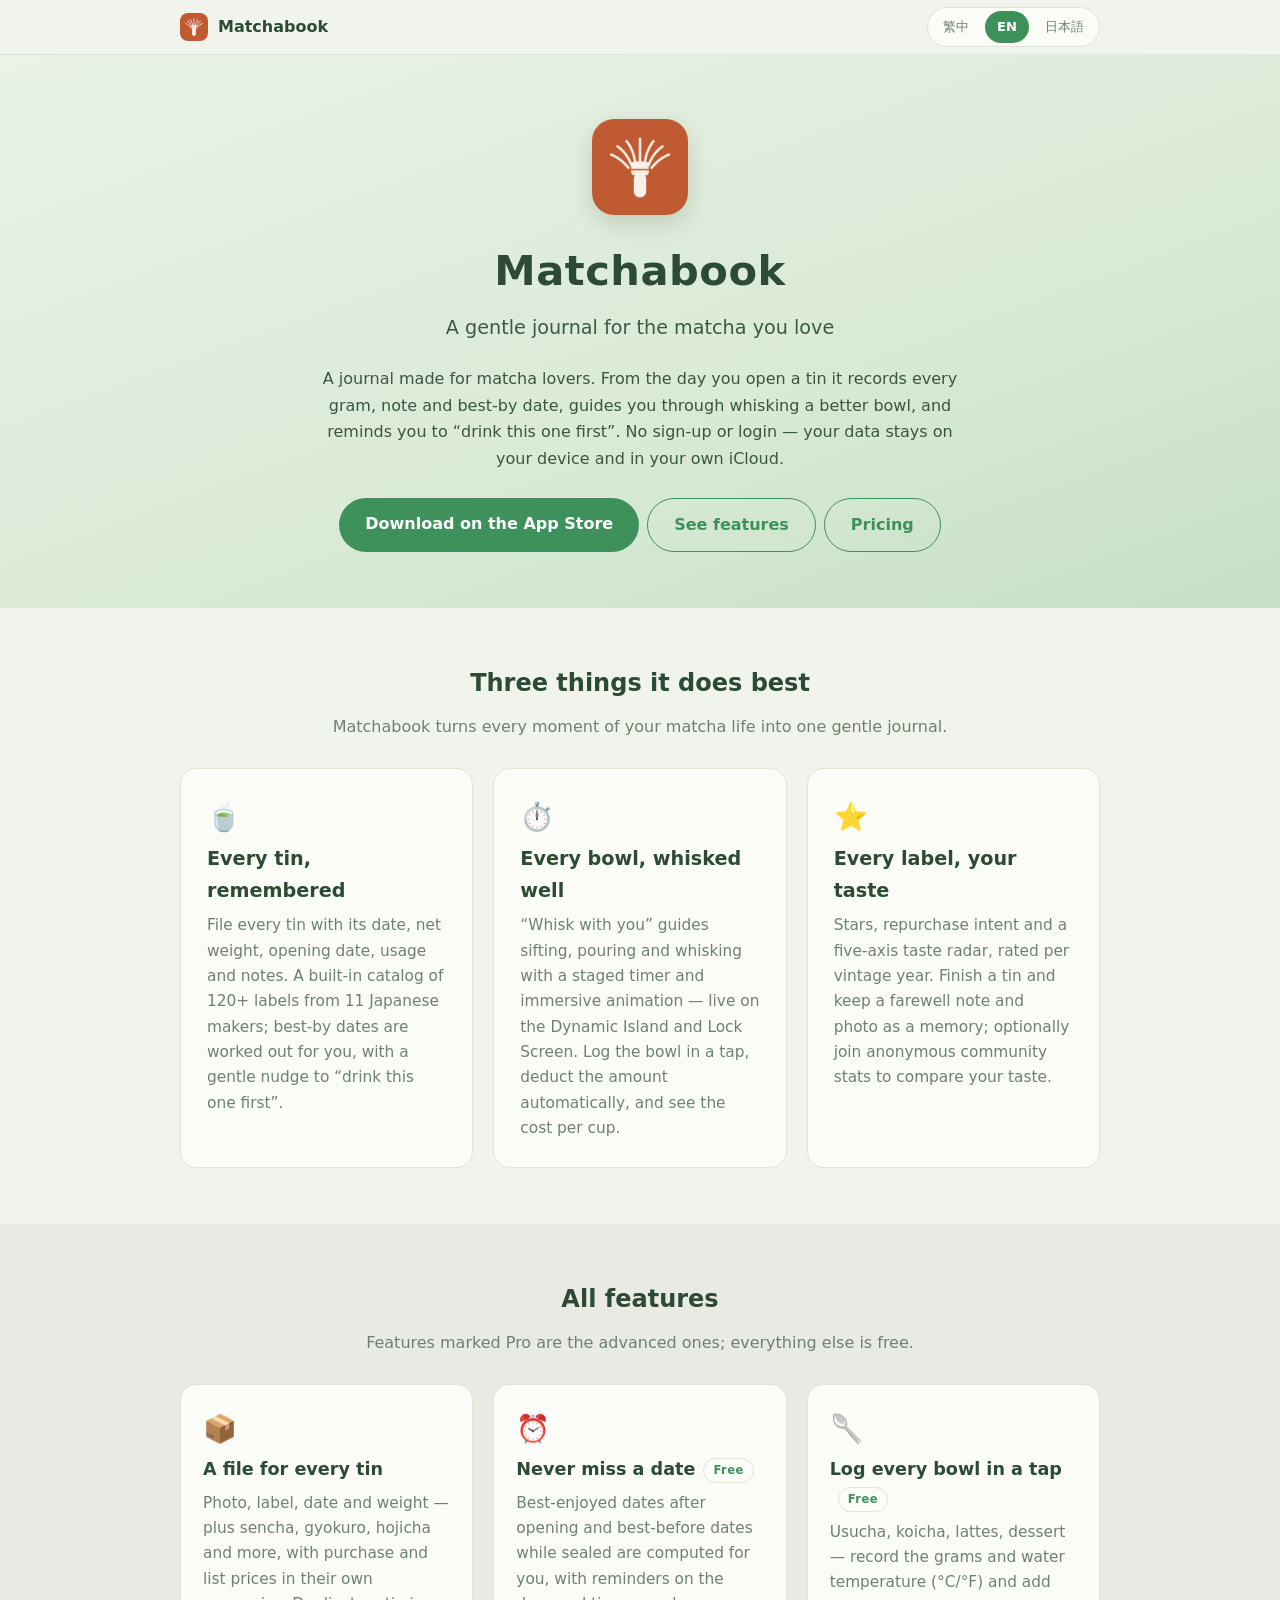
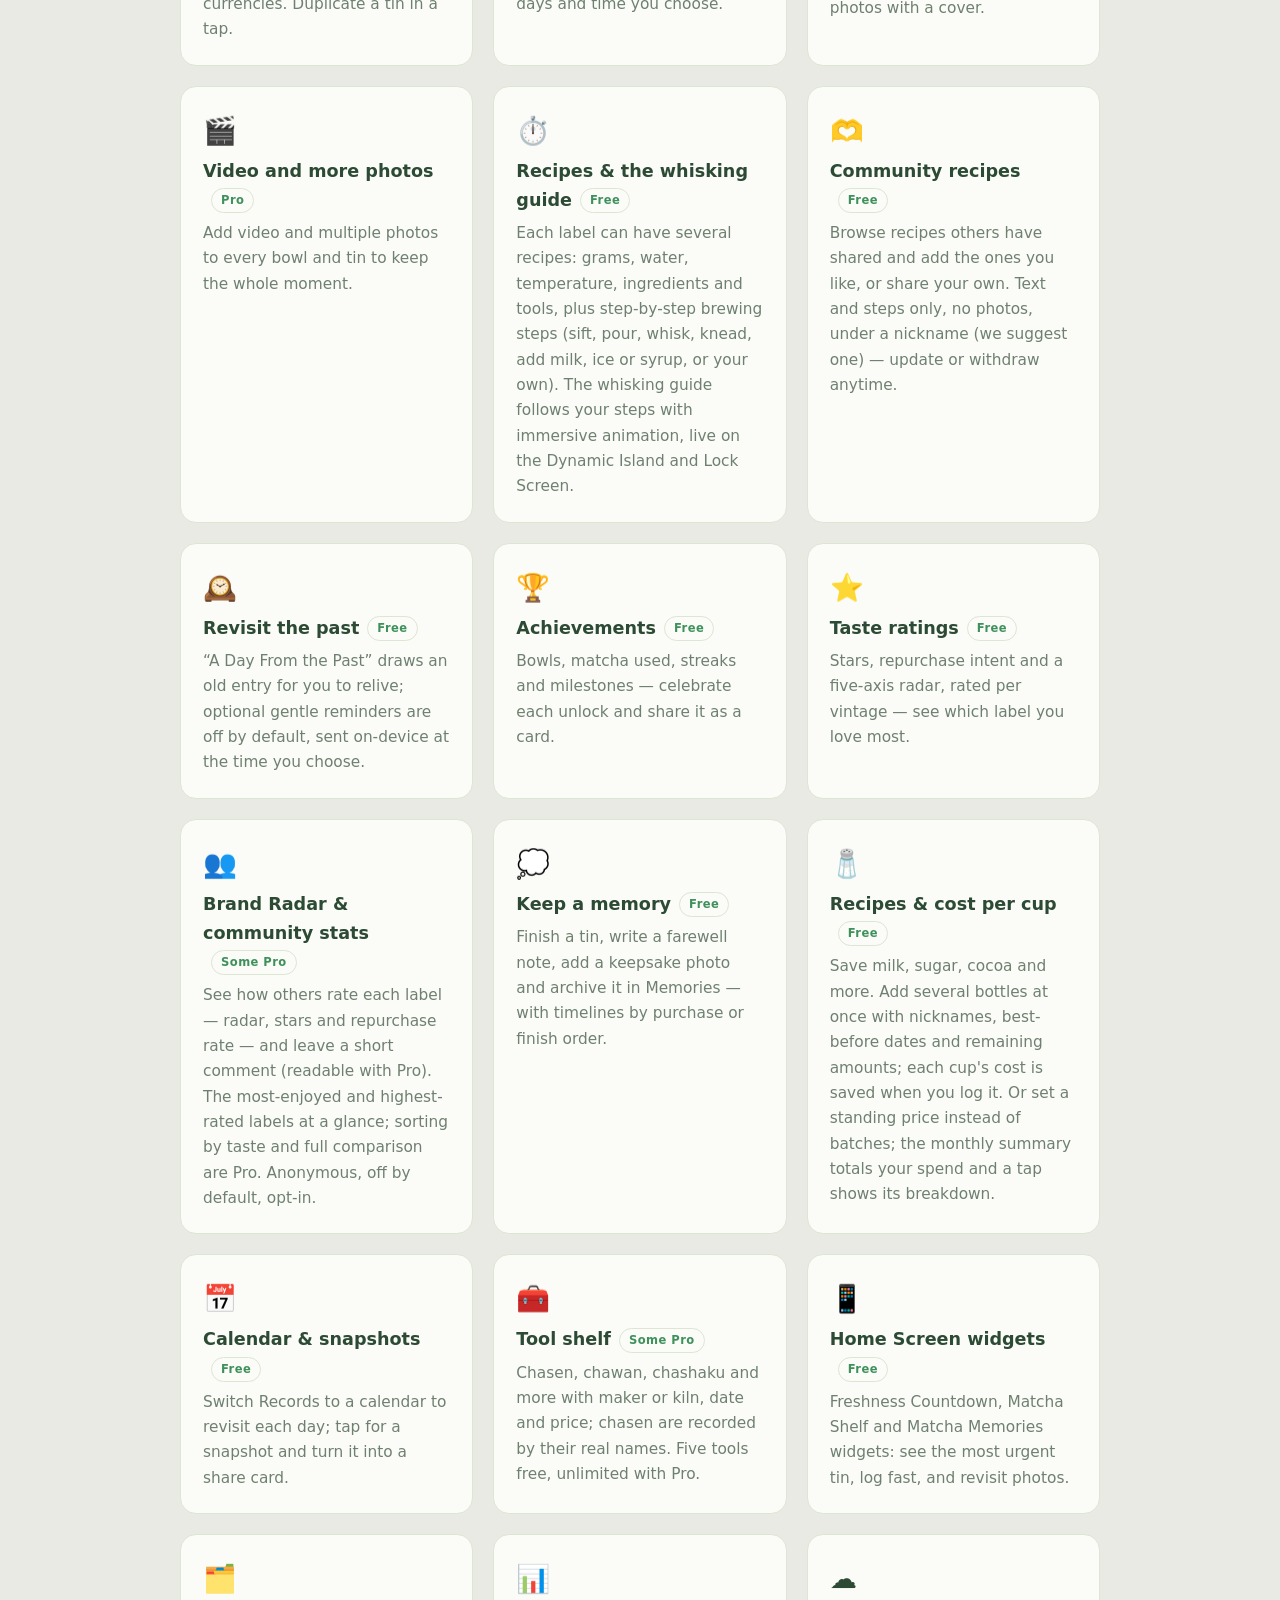
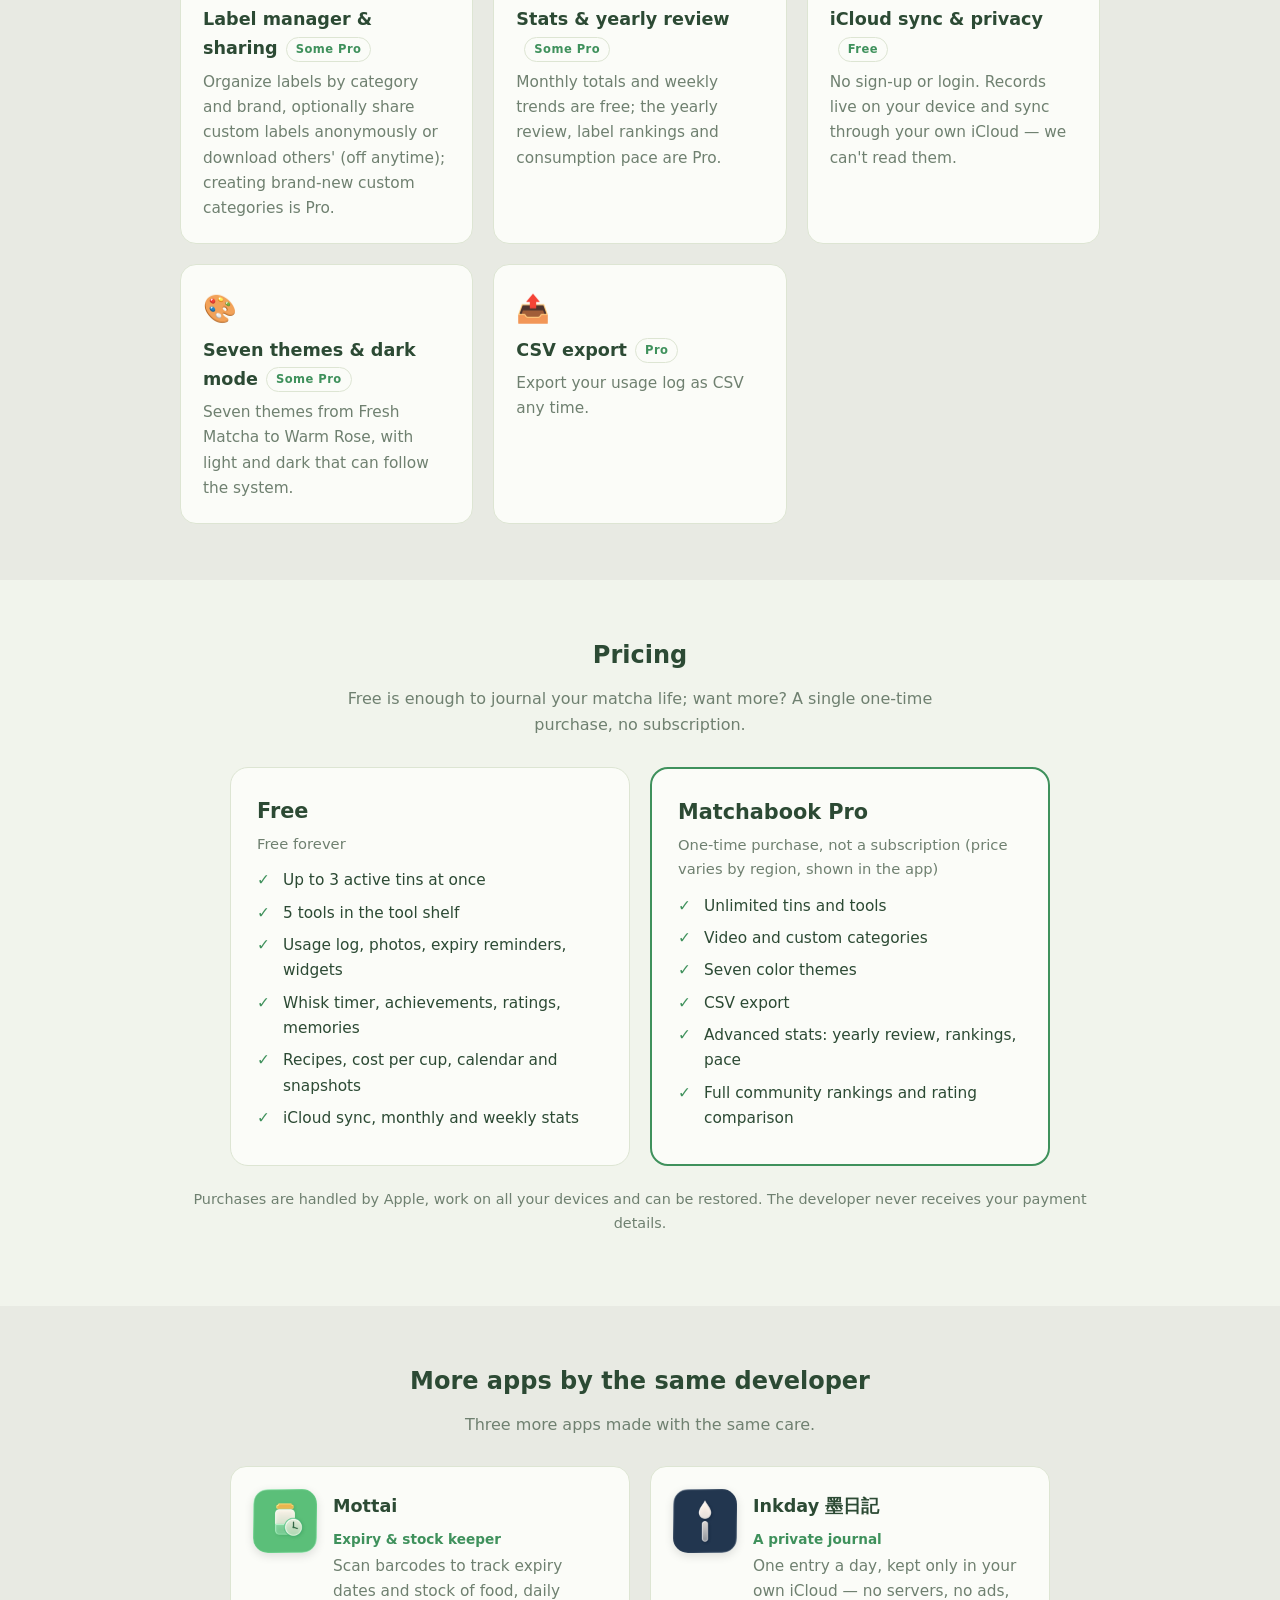
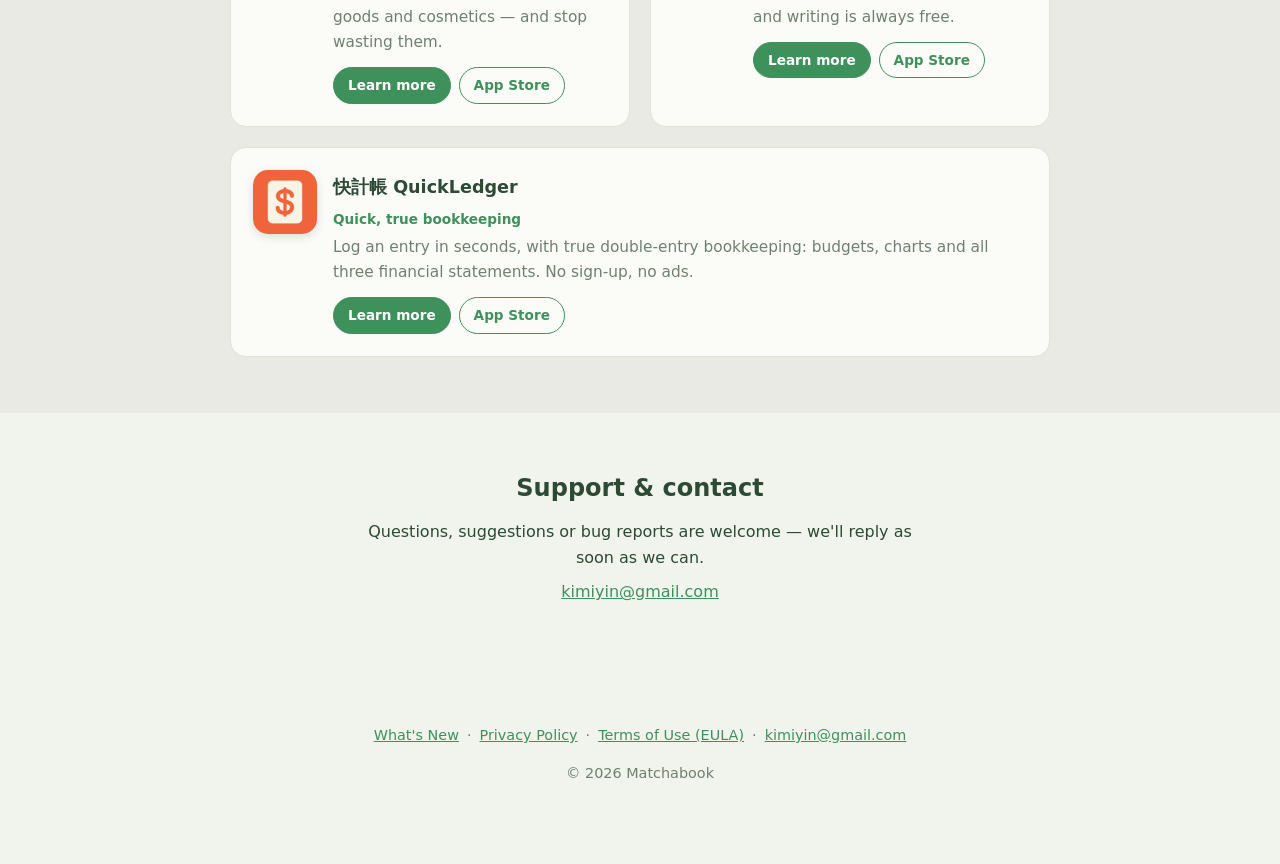
<file: index.html>
<!DOCTYPE html>
<html lang="zh-Hant">
<head>
<meta charset="utf-8">
<meta name="viewport" content="width=device-width, initial-scale=1">
<title>Matchabook 抹茶誌 — 為心愛的抹茶，寫一本溫柔日記</title>
<meta name="description" content="Matchabook 抹茶誌：專為抹茶愛好者打造的記錄 App。記錄每一罐抹茶、分階段刷茶計時、品味評分、每杯花費與到期提醒。A gentle journal for the matcha you love — tins, whisking timer, ratings, cost per cup and reminders.">
<link rel="icon" href="favicon.ico" sizes="any">
<link rel="icon" type="image/png" sizes="32x32" href="favicon-32.png">
<link rel="apple-touch-icon" sizes="180x180" href="apple-touch-icon.png">
<link rel="manifest" href="site.webmanifest">
<meta name="apple-mobile-web-app-title" content="Matchabook">
<meta name="theme-color" content="#F1F4EC" media="(prefers-color-scheme: light)">
<meta name="theme-color" content="#121A15" media="(prefers-color-scheme: dark)">
<meta property="og:title" content="Matchabook 抹茶誌">
<meta property="og:description" content="為心愛的抹茶，寫一本溫柔日記 · A gentle journal for the matcha you love">
<meta property="og:image" content="https://seanseanyin.github.io/matchabook-site/icon-512.png">
<style>
  :root{
    --bg:#F1F4EC; --card:#FBFCF8; --border:#DDE5D3;
    --deep:#2C4A34; --accent:#3F915C; --muted:#6F8070;
    --hero-a:#EAF3E6; --hero-b:#D9EAD6; --hero-c:#C6DFC6;
    color-scheme: light dark;
  }
  @media (prefers-color-scheme: dark){
    :root{ --bg:#121A15; --card:#19231C; --border:#263329;
           --deep:#E4EFE6; --accent:#7CC794; --muted:#94A898;
           --hero-a:#18261D; --hero-b:#14211A; --hero-c:#101A14; }
  }
  *{box-sizing:border-box}
  html{scroll-behavior:smooth}
  body{margin:0;font-family:-apple-system,"PingFang TC","Hiragino Sans","Noto Sans TC","Noto Sans JP",system-ui,sans-serif;
       color:var(--deep);background:var(--bg);line-height:1.65;-webkit-font-smoothing:antialiased}
  a{color:var(--accent)}
  .wrap{max-width:960px;margin:0 auto;padding:0 20px}
  .en,.ja{display:none}
  html[data-lang="en"] .zh,html[data-lang="ja"] .zh{display:none}
  html[data-lang="en"] .en{display:inline}
  html[data-lang="ja"] .ja{display:inline}
  .topbar{position:sticky;top:0;z-index:10;background:color-mix(in srgb,var(--bg) 88%,transparent);
          backdrop-filter:saturate(1.4) blur(10px);-webkit-backdrop-filter:saturate(1.4) blur(10px);
          border-bottom:1px solid var(--border)}
  .topbar .wrap{display:flex;align-items:center;justify-content:space-between;gap:12px;min-height:54px}
  .topbrand{display:flex;align-items:center;gap:10px;font-weight:700;color:var(--deep);text-decoration:none}
  .topbrand img{width:28px;height:28px;border-radius:8px}
  .langs{display:flex;gap:4px;background:var(--card);border:1px solid var(--border);border-radius:999px;padding:3px}
  .langs button{font:inherit;font-size:.82rem;border:0;background:transparent;color:var(--muted);
                padding:5px 12px;border-radius:999px;cursor:pointer}
  .langs button[aria-pressed="true"]{background:var(--accent);color:#fff;font-weight:700}
  header.hero{background:linear-gradient(160deg,var(--hero-a),var(--hero-b) 60%,var(--hero-c));
              padding:64px 0 56px;text-align:center}
  .appicon{width:96px;height:96px;border-radius:22px;box-shadow:0 8px 24px rgba(0,0,0,.14);margin-bottom:14px}
  .logo{font-size:2.6rem;font-weight:800;letter-spacing:.5px;color:var(--deep);margin:0}
  .tag{font-size:1.2rem;color:var(--deep);margin:.4rem 0 1.4rem;opacity:.9}
  .sub{max-width:640px;margin:0 auto;color:var(--deep);opacity:.92}
  .cta{display:inline-block;margin-top:26px;background:var(--accent);color:#fff;
       text-decoration:none;font-weight:700;padding:13px 26px;border-radius:999px}
  .cta.secondary{background:transparent;color:var(--accent);border:1.5px solid var(--accent);margin-left:8px}
  .ctas{display:flex;flex-wrap:wrap;gap:8px;justify-content:center}
  .ctas .cta{margin:26px 0 0}
  .ctas .cta.secondary{margin-left:0}
  section{padding:56px 0}
  h2{font-size:1.5rem;margin:0 0 10px;text-align:center}
  .lede{text-align:center;color:var(--muted);max-width:620px;margin:0 auto 28px}
  .grid{display:grid;grid-template-columns:repeat(auto-fit,minmax(250px,1fr));gap:20px}
  .grid.big{grid-template-columns:repeat(auto-fit,minmax(280px,1fr))}
  .card{background:var(--card);border:1px solid var(--border);border-radius:16px;padding:22px}
  .card h3{margin:.2rem 0 .4rem;font-size:1.1rem}
  .card p{margin:0;color:var(--muted);font-size:.96rem}
  .emoji{font-size:1.7rem}
  .pill{display:inline-block;font-size:.72rem;letter-spacing:.04em;color:var(--accent);
        border:1px solid var(--border);border-radius:999px;padding:2px 9px;margin-left:8px;vertical-align:middle;font-weight:600}
  .core .card{padding:26px}
  .core .card h3{font-size:1.2rem}
  .alt{background:#0000000a}
  @media (prefers-color-scheme: dark){ .alt{background:#ffffff08} }
  .plans{display:grid;grid-template-columns:repeat(auto-fit,minmax(280px,1fr));gap:20px;max-width:820px;margin:0 auto}
  .plan{background:var(--card);border:1px solid var(--border);border-radius:18px;padding:26px}
  .plan.pro{border:2px solid var(--accent)}
  .plan h3{margin:0 0 4px;font-size:1.3rem}
  .plan .price{color:var(--muted);font-size:.92rem;margin-bottom:12px}
  .plan ul{margin:0;padding-left:0;list-style:none}
  .plan li{margin:7px 0;padding-left:26px;position:relative;font-size:.96rem}
  .plan li::before{content:"✓";position:absolute;left:0;color:var(--accent);font-weight:800}
  .note{text-align:center;color:var(--muted);font-size:.9rem;margin-top:22px}
  .vers{max-width:720px;margin:0 auto;display:flex;flex-direction:column;gap:18px}
  .ver{background:var(--card);border:1px solid var(--border);border-radius:16px;padding:20px 22px}
  .vhead{display:flex;align-items:baseline;gap:10px;margin-bottom:8px;flex-wrap:wrap}
  .vnum{font-weight:800;color:var(--accent);font-size:1.1rem}
  .vdate{color:var(--muted);font-size:.85rem}
  .ver ul{margin:0;padding-left:20px;color:var(--muted);font-size:.96rem}
  .ver li{margin:4px 0}
  .apps{display:grid;grid-template-columns:repeat(auto-fit,minmax(300px,1fr));gap:20px;max-width:820px;margin:0 auto}
  .card.app{display:flex;gap:16px;align-items:flex-start}
  .card.app img{width:64px;height:64px;border-radius:15px;flex:none;box-shadow:0 3px 10px rgba(0,0,0,.12)}
.apps>.card.app:last-child:nth-child(odd){grid-column:1/-1}
  .apptag{color:var(--accent);font-size:.85rem;font-weight:600;margin-bottom:4px}
  .applinks{display:flex;gap:8px;margin-top:12px;flex-wrap:wrap}
  .mini{display:inline-block;background:var(--accent);color:#fff;text-decoration:none;font-weight:700;font-size:.85rem;padding:6px 14px;border-radius:999px;border:1.5px solid var(--accent)}
  .mini.ghost{background:transparent;color:var(--accent)}
  .back{display:inline-block;margin:0 0 18px;font-size:.92rem}
  .support{text-align:center}
  .support p{max-width:560px;margin:8px auto}
  footer{padding:40px 0 64px;text-align:center;color:var(--muted);font-size:.9rem}
  footer a{margin:0 8px}
</style>
</head>
<body>
<div class="topbar">
  <div class="wrap">
    <a class="topbrand" href="#top"><img src="icon-192.png" alt="" width="28" height="28">Matchabook</a>
    <div class="langs" role="group" aria-label="Language">
      <button type="button" data-set="zh">繁中</button><button type="button" data-set="en">EN</button><button type="button" data-set="ja">日本語</button>
    </div>
  </div>
</div>

<header class="hero" id="top">
  <div class="wrap">
    <img class="appicon" src="icon-512.png" alt="Matchabook app icon" width="96" height="96">
    <h1 class="logo">Matchabook <span class="zh">抹茶誌</span><span class="en"></span><span class="ja">抹茶手帳</span></h1>
    <div class="tag"><span class="zh">為心愛的抹茶，寫一本溫柔日記</span><span class="en">A gentle journal for the matcha you love</span><span class="ja">大切な抹茶に、やさしい日記を</span></div>
    <p class="sub"><span class="zh">專為抹茶愛好者打造的記錄 App。從開封那天起，陪你記下每一罐的用量、心得與賞味期限，一步步陪你刷好一碗茶，並在快到期前溫柔提醒你「先喝這罐」。免註冊、免登入，資料只存在你自己的裝置與 iCloud。</span><span class="en">A journal made for matcha lovers. From the day you open a tin it records every gram, note and best-by date, guides you through whisking a better bowl, and reminds you to “drink this one first”. No sign-up or login — your data stays on your device and in your own iCloud.</span><span class="ja">抹茶好きのための記録アプリ。開封したその日から一缶ごとの使用量・感想・賞味の目安を書き留め、一碗をていねいに点てるお手伝いをし、期限前に「先に飲もう」とお知らせ。登録・ログイン不要で、データは端末とご自身の iCloud にだけ保存されます。</span></p>
    <div class="ctas">
      <a class="cta" href="https://apps.apple.com/app/id6787303953"><span class="zh">在 App Store 下載</span><span class="en">Download on the App Store</span><span class="ja">App Store でダウンロード</span></a>
      <a class="cta secondary" href="#features"><span class="zh">看看功能</span><span class="en">See features</span><span class="ja">機能を見る</span></a>
      <a class="cta secondary" href="#pricing"><span class="zh">購買方案</span><span class="en">Pricing</span><span class="ja">料金プラン</span></a>
    </div>
  </div>
</header>

<section id="core" class="core">
  <div class="wrap">
    <h2><span class="zh">三件最重要的事</span><span class="en">Three things it does best</span><span class="ja">いちばん大切な3つのこと</span></h2>
    <p class="lede"><span class="zh">Matchabook 把抹茶生活的每個瞬間，整理成一本溫柔的日記。</span><span class="en">Matchabook turns every moment of your matcha life into one gentle journal.</span><span class="ja">Matchabook は抹茶のある暮らしの一瞬一瞬を、やさしい日記にまとめます。</span></p>
    <div class="grid big">
      <div class="card"><div class="emoji">🍵</div><h3><span class="zh">一罐一罐，記得住</span><span class="en">Every tin, remembered</span><span class="ja">一缶ずつ、ちゃんと覚えて</span></h3><p><span class="zh">為每一罐抹茶建檔：入手日、罐裝重量、開封日、用量與心得。內建 11 家日本老鋪、120 種以上銘柄；賞味與保存期限自動算好，快到期前溫柔提醒你「先喝這罐」。</span><span class="en">File every tin with its date, net weight, opening date, usage and notes. A built-in catalog of 120+ labels from 11 Japanese makers; best-by dates are worked out for you, with a gentle nudge to “drink this one first”.</span><span class="ja">一缶ごとに入手日・内容量・開封日・使用量・感想を記録。日本の老舗11軒・120以上の銘柄を内蔵。賞味の目安は自動計算し、期限前に「先に飲もう」とやさしくお知らせします。</span></p></div><div class="card"><div class="emoji">⏱️</div><h3><span class="zh">一碗一碗，刷得好</span><span class="en">Every bowl, whisked well</span><span class="ja">一碗ずつ、ていねいに</span></h3><p><span class="zh">「陪你刷」分階段計時，搭配沉浸式動畫，動態島與鎖定螢幕也能看進度。刷完直接記錄，自動扣罐內用量，還能依抹茶與配方單價估算每杯花費。</span><span class="en">“Whisk with you” guides sifting, pouring and whisking with a staged timer and immersive animation — live on the Dynamic Island and Lock Screen. Log the bowl in a tap, deduct the amount automatically, and see the cost per cup.</span><span class="ja">「一緒に点てる」は段階タイマーと没入アニメで、ダイナミックアイランドやロック画面でも進行を確認。点て終えたらワンタップで記録、使用量を自動で差し引き、1杯あたりのコストも試算します。</span></p></div><div class="card"><div class="emoji">⭐</div><h3><span class="zh">一支一支，懂你的喜好</span><span class="en">Every label, your taste</span><span class="ja">銘柄ごとに、あなたの好みを</span></h3><p><span class="zh">星等、想不想回購與旨／甘／苦／香／口感五味雷達，還能依年份分開評分。喝完一罐留下告別心得與紀念照，封存成回憶；也可匿名加入社群統計，對照大家的口味。</span><span class="en">Stars, repurchase intent and a five-axis taste radar, rated per vintage year. Finish a tin and keep a farewell note and photo as a memory; optionally join anonymous community stats to compare your taste.</span><span class="ja">星評価・再購入意向・旨/甘/苦/香/口感の5軸レーダーを、年（ヴィンテージ）ごとに記録。飲み終えたら感想と記念写真を思い出として保存。匿名のコミュニティ統計で好みを比べることもできます。</span></p></div>
    </div>
  </div>
</section>

<section id="features" class="alt">
  <div class="wrap">
    <h2><span class="zh">所有功能</span><span class="en">All features</span><span class="ja">すべての機能</span></h2>
    <p class="lede"><span class="zh">標示「Pro」的是進階功能，其餘全部免費。</span><span class="en">Features marked Pro are the advanced ones; everything else is free.</span><span class="ja">「Pro」の表示は上級機能です。それ以外はすべて無料。</span></p>
    <div class="grid">
      <div class="card"><div class="emoji">📦</div><h3><span class="zh">為每一罐建檔</span><span class="en">A file for every tin</span><span class="ja">一缶ごとにカルテ</span></h3><p><span class="zh">拍照、選銘柄、記入手日與罐裝重量；抹茶之外還能收煎茶、玉露、焙茶，並分別記購入金額與原價。可直接複製為新罐。</span><span class="en">Photo, label, date and weight — plus sencha, gyokuro, hojicha and more, with purchase and list prices in their own currencies. Duplicate a tin in a tap.</span><span class="ja">写真・銘柄・入手日・内容量を記録。煎茶・玉露・ほうじ茶なども管理でき、購入額と定価を別々の通貨で。缶はワンタップで複製。</span></p></div><div class="card"><div class="emoji">⏰</div><h3><span class="zh">到期不再錯過</span><span class="en">Never miss a date</span><span class="ja">期限を見逃さない</span><span class="pill"><span class="zh">免費</span><span class="en">Free</span><span class="ja">無料</span></span></h3><p><span class="zh">開封後的賞味日期、未開封的保存期限都自動計算，並在你設定的天數與時間送出提醒。</span><span class="en">Best-enjoyed dates after opening and best-before dates while sealed are computed for you, with reminders on the days and time you choose.</span><span class="ja">開封後の賞味の目安も未開封の保存期限も自動計算。設定した日数と時刻にリマインダーが届きます。</span></p></div><div class="card"><div class="emoji">🥄</div><h3><span class="zh">直接記錄每一碗</span><span class="en">Log every bowl in a tap</span><span class="ja">一服ごとにワンタップ記録</span><span class="pill"><span class="zh">免費</span><span class="en">Free</span><span class="ja">無料</span></span></h3><p><span class="zh">薄茶、濃茶、拿鐵、甜點……記下用量與水溫（°C／°F），為每一杯加入多張照片，設定封面。</span><span class="en">Usucha, koicha, lattes, dessert — record the grams and water temperature (°C/°F) and add photos with a cover.</span><span class="ja">薄茶・濃茶・ラテ・お菓子づくり。使用量と温度（°C/°F）を記録し、写真を複数追加してカバーも設定。</span></p></div><div class="card"><div class="emoji">🎬</div><h3><span class="zh">影片與更多照片</span><span class="en">Video and more photos</span><span class="ja">動画と写真</span><span class="pill"><span class="zh">Pro</span><span class="en">Pro</span><span class="ja">Pro</span></span></h3><p><span class="zh">每一杯、每一罐都能加入影片與多張照片，留下沖泡的完整瞬間。</span><span class="en">Add video and multiple photos to every bowl and tin to keep the whole moment.</span><span class="ja">一杯にも一缶にも動画と複数の写真を追加して、点てる瞬間をまるごと残せます。</span></p></div><div class="card"><div class="emoji">⏱️</div><h3><span class="zh">茶譜與陪你刷</span><span class="en">Recipes &amp; the whisking guide</span><span class="ja">茶譜と、一緒に点てる</span><span class="pill"><span class="zh">免費</span><span class="en">Free</span><span class="ja">無料</span></span></h3><p><span class="zh">每支銘柄可有多份茶譜：用量、水量、水溫、配方與器具，加上一步步的沖泡步驟（篩粉、注湯、刷茶、練茶、加奶、加冰塊、加糖漿或自訂）。陪你刷依步驟帶你做，搭配沉浸式動畫，動態島與鎖定螢幕也能看進度。</span><span class="en">Each label can have several recipes: grams, water, temperature, ingredients and tools, plus step-by-step brewing steps (sift, pour, whisk, knead, add milk, ice or syrup, or your own). The whisking guide follows your steps with immersive animation, live on the Dynamic Island and Lock Screen.</span><span class="ja">銘柄ごとに複数の茶譜を持てます：量・お湯・温度・配合・道具に加え、ふるう・注ぐ・点てる・練る・ミルク・氷・シロップ・自由設定の手順を登録。「一緒に点てる」が手順に沿って、没入アニメーションでガイドし、ダイナミックアイランドやロック画面でも進み具合を確認できます。</span></p></div><div class="card"><div class="emoji">🫶</div><h3><span class="zh">社群茶譜</span><span class="en">Community recipes</span><span class="ja">みんなの茶譜</span><span class="pill"><span class="zh">免費</span><span class="en">Free</span><span class="ja">無料</span></span></h3><p><span class="zh">逛逛大家分享的茶譜，喜歡就加進自己的；也能分享你的拿手喝法。只分享文字與步驟、不含照片，署名用暱稱（會先幫你取一個），可隨時更新或撤回。</span><span class="en">Browse recipes others have shared and add the ones you like, or share your own. Text and steps only, no photos, under a nickname (we suggest one) — update or withdraw anytime.</span><span class="ja">みんなが共有した茶譜を見て、気に入ったら自分の茶譜に追加。自分の茶譜も共有できます。文字と手順のみ・写真なし、ニックネームで表示（最初に用意されます）。いつでも更新・取り下げができます。</span></p></div><div class="card"><div class="emoji">🕰️</div><h3><span class="zh">重溫舊時光</span><span class="en">Revisit the past</span><span class="ja">思い出をふり返る</span><span class="pill"><span class="zh">免費</span><span class="en">Free</span><span class="ja">無料</span></span></h3><p><span class="zh">「過去的某一天」從舊紀錄裡抽一杯讓你回味；也可開啟溫柔的重溫通知（預設關閉、由本機送出，時間自訂）。</span><span class="en">“A Day From the Past” draws an old entry for you to relive; optional gentle reminders are off by default, sent on-device at the time you choose.</span><span class="ja">「過去のある日」で古い記録から一杯を呼び戻せます。やさしい振り返り通知も用意（初期はオフ、端末内で送信、時刻は自由）。</span></p></div><div class="card"><div class="emoji">🏆</div><h3><span class="zh">成就</span><span class="en">Achievements</span><span class="ja">実績</span><span class="pill"><span class="zh">免費</span><span class="en">Free</span><span class="ja">無料</span></span></h3><p><span class="zh">累積碗數、抹茶用量、連續天數與里程碑，達成時有小小的慶祝，還能做成成就卡分享。</span><span class="en">Bowls, matcha used, streaks and milestones — celebrate each unlock and share it as a card.</span><span class="ja">点てた碗数・抹茶の量・連続日数・マイルストーン。達成時はお祝いと、シェアカードの作成も。</span></p></div><div class="card"><div class="emoji">⭐</div><h3><span class="zh">品味評分</span><span class="en">Taste ratings</span><span class="ja">テイスティング評価</span><span class="pill"><span class="zh">免費</span><span class="en">Free</span><span class="ja">無料</span></span></h3><p><span class="zh">星等、想不想回購與五味雷達，依年份分開評分，一眼看懂你最愛哪一款。</span><span class="en">Stars, repurchase intent and a five-axis radar, rated per vintage — see which label you love most.</span><span class="ja">星・再購入意向・5軸レーダーを年ごとに記録。いちばん好きな銘柄がひと目で分かります。</span></p></div><div class="card"><div class="emoji">👥</div><h3><span class="zh">銘柄雷達與社群統計</span><span class="en">Brand Radar &amp; community stats</span><span class="ja">銘柄レーダーとコミュニティ統計</span><span class="pill"><span class="zh">部分 Pro</span><span class="en">Some Pro</span><span class="ja">一部 Pro</span></span></h3><p><span class="zh">逛逛大家對每支銘柄的五味雷達、星等與回購率，找到適合自己的抹茶；評分時也能留一句評語（Pro 可閱讀）。最多人喝、評價最高的排行一目了然；依口味排序與完整對照為 Pro。匿名、預設關閉、由你決定是否加入。</span><span class="en">See how others rate each label — radar, stars and repurchase rate — and leave a short comment (readable with Pro). The most-enjoyed and highest-rated labels at a glance; sorting by taste and full comparison are Pro. Anonymous, off by default, opt-in.</span><span class="ja">みんなが付けた5軸レーダー・星・また買いたい率を眺めて、自分に合う抹茶を探せます。評価時に一言コメントも（Proで閲覧）。よく飲まれ評価の高い銘柄がひと目で分かり、味わいでの並べ替えと詳しい比較はPro。匿名・初期状態はオフ・参加は任意。</span></p></div><div class="card"><div class="emoji">💭</div><h3><span class="zh">喝完，留個回憶</span><span class="en">Keep a memory</span><span class="ja">飲み終えたら、思い出を</span><span class="pill"><span class="zh">免費</span><span class="en">Free</span><span class="ja">無料</span></span></h3><p><span class="zh">一罐喝完，寫下告別心得、留一張紀念照，封存到「回憶」分頁，日後隨時回味；還能切成入手順序、喝完順序的時間軸。</span><span class="en">Finish a tin, write a farewell note, add a keepsake photo and archive it in Memories — with timelines by purchase or finish order.</span><span class="ja">飲み終えたら別れの感想と記念写真を残し、「思い出」タブに保存して振り返れます。購入順・飲み切り順のタイムラインにも切り替え可能。</span></p></div><div class="card"><div class="emoji">🧂</div><h3><span class="zh">配方與每杯花費</span><span class="en">Recipes &amp; cost per cup</span><span class="ja">配合と1杯のコスト</span><span class="pill"><span class="zh">免費</span><span class="en">Free</span><span class="ja">無料</span></span></h3><p><span class="zh">牛奶、糖、可可建檔，記一杯時自動帶入。同款多瓶可一次新增、同時使用，加暱稱、保存期限並看剩餘量；每杯花費在存檔當下就記住；也可填一次「常備單價」代替批次，月摘要加總本月花費，點花費看組成。</span><span class="en">Save milk, sugar, cocoa and more. Add several bottles at once with nicknames, best-before dates and remaining amounts; each cup's cost is saved when you log it. Or set a standing price instead of batches; the monthly summary totals your spend and a tap shows its breakdown.</span><span class="ja">ミルク・砂糖・ココアなどを登録しワンタップで入力。複数本をまとめて追加でき、ニックネーム・保存期限・残量も管理。1杯のコストは記録時に保存されます。バッチの代わりに「常備単価」も使え、月サマリーで今月の費用を集計、タップで内訳も見られます。</span></p></div><div class="card"><div class="emoji">📅</div><h3><span class="zh">日曆回顧・快照分享</span><span class="en">Calendar &amp; snapshots</span><span class="ja">カレンダーとスナップショット</span><span class="pill"><span class="zh">免費</span><span class="en">Free</span><span class="ja">無料</span></span></h3><p><span class="zh">紀錄可切成日曆，每天喝了哪一杯一眼回顧；點開是一張快照，可直接做成分享圖卡。</span><span class="en">Switch Records to a calendar to revisit each day; tap for a snapshot and turn it into a share card.</span><span class="ja">記録をカレンダー表示に。毎日の一杯をひと目で振り返り、スナップショットをシェアカードにできます。</span></p></div><div class="card"><div class="emoji">🧰</div><h3><span class="zh">器具櫃</span><span class="en">Tool shelf</span><span class="ja">道具棚</span><span class="pill"><span class="zh">部分 Pro</span><span class="en">Some Pro</span><span class="ja">一部 Pro</span></span></h3><p><span class="zh">茶筅、茶碗、茶杓、篩……建檔並記作者／窯元、入手日與價格；茶筅依「真、數穗、常穗」等稱呼登錄穗型。免費 5 件，Pro 無上限。</span><span class="en">Chasen, chawan, chashaku and more with maker or kiln, date and price; chasen are recorded by their real names. Five tools free, unlimited with Pro.</span><span class="ja">茶筅・茶碗・茶杓・ふるいなどを作家／窯元・入手日・価格つきで登録。茶筅は「真・数穂・常穂」など実際の呼び方で。無料は5点、Pro は無制限。</span></p></div><div class="card"><div class="emoji">📱</div><h3><span class="zh">主畫面小工具</span><span class="en">Home Screen widgets</span><span class="ja">ホーム画面ウィジェット</span><span class="pill"><span class="zh">免費</span><span class="en">Free</span><span class="ja">無料</span></span></h3><p><span class="zh">賞味倒數、抹茶櫃、抹茶回憶三種小工具，一眼看見最急的一罐、快速記一筆、重溫過往照片。</span><span class="en">Freshness Countdown, Matcha Shelf and Matcha Memories widgets: see the most urgent tin, log fast, and revisit photos.</span><span class="ja">賞味カウントダウン・抹茶棚・抹茶の思い出の3種。最も急ぐ缶の確認、すばやい記録、過去の写真の振り返りに。</span></p></div><div class="card"><div class="emoji">🗂️</div><h3><span class="zh">銘柄管理與社群共享</span><span class="en">Label manager &amp; sharing</span><span class="ja">銘柄の管理と共有</span><span class="pill"><span class="zh">部分 Pro</span><span class="en">Some Pro</span><span class="ja">一部 Pro</span></span></h3><p><span class="zh">依分類與品牌整理銘柄，可選擇匿名分享自訂銘柄、或下載大家貢獻的銘柄（可隨時關閉）；新增「全新自訂分類」為 Pro。</span><span class="en">Organize labels by category and brand, optionally share custom labels anonymously or download others' (off anytime); creating brand-new custom categories is Pro.</span><span class="ja">分類とブランドで銘柄を整理。自作の銘柄を匿名で共有したり、みんなの銘柄をダウンロードも（いつでもオフ）。新しいカスタム分類の作成は Pro。</span></p></div><div class="card"><div class="emoji">📊</div><h3><span class="zh">統計與年度回顧</span><span class="en">Stats &amp; yearly review</span><span class="ja">統計と年間の振り返り</span><span class="pill"><span class="zh">部分 Pro</span><span class="en">Some Pro</span><span class="ja">一部 Pro</span></span></h3><p><span class="zh">每月用量與每週趨勢免費；年度回顧、銘柄消耗排行、享用方式占比與消耗速度為 Pro。</span><span class="en">Monthly totals and weekly trends are free; the yearly review, label rankings and consumption pace are Pro.</span><span class="ja">月間の使用量と週ごとの推移は無料。年間の振り返り・銘柄ランキング・消費ペースは Pro。</span></p></div><div class="card"><div class="emoji">☁️</div><h3><span class="zh">iCloud 同步與隱私</span><span class="en">iCloud sync &amp; privacy</span><span class="ja">iCloud 同期とプライバシー</span><span class="pill"><span class="zh">免費</span><span class="en">Free</span><span class="ja">無料</span></span></h3><p><span class="zh">免註冊、免登入。紀錄存在你的裝置，並透過你自己的 iCloud 同步，開發者無法讀取。</span><span class="en">No sign-up or login. Records live on your device and sync through your own iCloud — we can't read them.</span><span class="ja">登録・ログイン不要。記録は端末に保存され、ご自身の iCloud で同期。開発者は参照できません。</span></p></div><div class="card"><div class="emoji">🎨</div><h3><span class="zh">七套主題・深色外觀</span><span class="en">Seven themes &amp; dark mode</span><span class="ja">7つのテーマとダーク外観</span><span class="pill"><span class="zh">部分 Pro</span><span class="en">Some Pro</span><span class="ja">一部 Pro</span></span></h3><p><span class="zh">清新抹茶、沉穩大地、柔和莓果、經典墨藍、靜謐藕紫、復古羊皮、暖霞玫瑰；可跟隨系統或固定淺色／深色。</span><span class="en">Seven themes from Fresh Matcha to Warm Rose, with light and dark that can follow the system.</span><span class="ja">フレッシュ抹茶からウォームローズまで7つのテーマ。ライト／ダークはシステム連動も固定も可能。</span></p></div><div class="card"><div class="emoji">📤</div><h3><span class="zh">CSV 匯出</span><span class="en">CSV export</span><span class="ja">CSV 書き出し</span><span class="pill"><span class="zh">Pro</span><span class="en">Pro</span><span class="ja">Pro</span></span></h3><p><span class="zh">使用紀錄隨時匯出 CSV 帶走，自由分析。</span><span class="en">Export your usage log as CSV any time.</span><span class="ja">使用記録をいつでも CSV で書き出して分析できます。</span></p></div>
    </div>
  </div>
</section>

<section id="pricing">
  <div class="wrap">
    <h2><span class="zh">購買方案</span><span class="en">Pricing</span><span class="ja">料金プラン</span></h2>
    <p class="lede"><span class="zh">免費就能完整記錄抹茶生活；想要更多，一次買斷、永久使用，沒有訂閱。</span><span class="en">Free is enough to journal your matcha life; want more? A single one-time purchase, no subscription.</span><span class="ja">無料で抹茶の記録は十分。もっと使いたいときは、買い切りで永久に。サブスクはありません。</span></p>
    <div class="plans">
      <div class="plan"><h3><span class="zh">免費版</span><span class="en">Free</span><span class="ja">無料版</span></h3><div class="price"><span class="zh">永久免費</span><span class="en">Free forever</span><span class="ja">ずっと無料</span></div><ul><li><span class="zh">同時管理 3 罐使用中的抹茶</span><span class="en">Up to 3 active tins at once</span><span class="ja">使用中の缶を同時に3つまで</span></li><li><span class="zh">器具櫃 5 件</span><span class="en">5 tools in the tool shelf</span><span class="ja">道具棚は5点まで</span></li><li><span class="zh">用量紀錄、照片、到期提醒、主畫面小工具</span><span class="en">Usage log, photos, expiry reminders, widgets</span><span class="ja">使用記録・写真・期限リマインダー・ウィジェット</span></li><li><span class="zh">陪你刷計時、成就、品味評分、回憶</span><span class="en">Whisk timer, achievements, ratings, memories</span><span class="ja">一緒に点てる・実績・評価・思い出</span></li><li><span class="zh">配方與每杯花費、日曆與快照分享</span><span class="en">Recipes, cost per cup, calendar and snapshots</span><span class="ja">配合と1杯のコスト・カレンダーとスナップショット</span></li><li><span class="zh">iCloud 同步、每月與每週統計</span><span class="en">iCloud sync, monthly and weekly stats</span><span class="ja">iCloud 同期・月間と週ごとの統計</span></li></ul></div><div class="plan pro"><h3>Matchabook Pro</h3><div class="price"><span class="zh">一次買斷，非訂閱（價格依地區，於 App 內顯示）</span><span class="en">One-time purchase, not a subscription (price varies by region, shown in the app)</span><span class="ja">買い切り・サブスクではありません（価格は地域により、アプリ内に表示）</span></div><ul><li><span class="zh">罐數與器具數無上限</span><span class="en">Unlimited tins and tools</span><span class="ja">缶数・道具数が無制限</span></li><li><span class="zh">影片、自訂分類</span><span class="en">Video and custom categories</span><span class="ja">動画・カスタム分類</span></li><li><span class="zh">七套主題配色</span><span class="en">Seven color themes</span><span class="ja">7つのテーマ配色</span></li><li><span class="zh">CSV 匯出</span><span class="en">CSV export</span><span class="ja">CSV 書き出し</span></li><li><span class="zh">進階統計：年度回顧、銘柄排行、消耗速度</span><span class="en">Advanced stats: yearly review, rankings, pace</span><span class="ja">詳細統計：年間の振り返り・ランキング・消費ペース</span></li><li><span class="zh">社群完整排行與評分對照</span><span class="en">Full community rankings and rating comparison</span><span class="ja">コミュニティの詳しいランキングと評価の比較</span></li></ul></div>
    </div>
    <p class="note"><span class="zh">購買透過 Apple 處理，可在所有裝置使用，並可「恢復購買」。開發者不會收到你的付款資訊。</span><span class="en">Purchases are handled by Apple, work on all your devices and can be restored. The developer never receives your payment details.</span><span class="ja">購入は Apple が処理し、すべての端末で利用でき、「購入の復元」も可能です。支払い情報が開発者に届くことはありません。</span></p>
  </div>
</section>

<section id="apps" class="alt">
  <div class="wrap">
    <h2><span class="zh">同一位開發者的其他 App</span><span class="en">More apps by the same developer</span><span class="ja">同じ開発者の他のアプリ</span></h2>
    <p class="lede"><span class="zh">用同樣的心意做的另外三款 App。</span><span class="en">Three more apps made with the same care.</span><span class="ja">同じ思いで作った、もう3つのアプリです。</span></p>
    <div class="apps">
      <div class="card app"><img src="mottai-icon.png" alt="" width="64" height="64"><div><h3>Mottai</h3><div class="apptag"><span class="zh">到期與庫存管家</span><span class="en">Expiry &amp; stock keeper</span><span class="ja">賞味期限と在庫の管理</span></div><p><span class="zh">掃條碼快速記錄，掌握家裡食物、日用品與美妝的到期日與存量，不再放到過期。</span><span class="en">Scan barcodes to track expiry dates and stock of food, daily goods and cosmetics — and stop wasting them.</span><span class="ja">バーコードですばやく記録。食品・日用品・コスメの期限と在庫を把握して、期限切れをなくします。</span></p><div class="applinks"><a class="mini" href="https://seanseanyin.github.io/mottai-site/"><span class="zh">看介紹</span><span class="en">Learn more</span><span class="ja">詳しく見る</span></a><a class="mini ghost" href="https://apps.apple.com/app/id6793061733">App Store</a></div></div></div><div class="card app"><img src="inkday-icon.png" alt="" width="64" height="64"><div><h3>Inkday 墨日記</h3><div class="apptag"><span class="zh">私人日記</span><span class="en">A private journal</span><span class="ja">プライベート日記</span></div><p><span class="zh">一日一篇、只存在你自己的 iCloud；沒有伺服器、沒有廣告，寫日記永遠免費。</span><span class="en">One entry a day, kept only in your own iCloud — no servers, no ads, and writing is always free.</span><span class="ja">1日1ページ、データはご自身の iCloud にだけ。サーバーも広告もなく、書くことはずっと無料です。</span></p><div class="applinks"><a class="mini" href="https://seanseanyin.github.io/inkday-site/"><span class="zh">看介紹</span><span class="en">Learn more</span><span class="ja">詳しく見る</span></a><a class="mini ghost" href="https://apps.apple.com/app/id6797171199">App Store</a></div></div></div>
      <div class="card app"><img src="quickledger-icon.png" alt="" width="64" height="64"><div><h3>快計帳 QuickLedger</h3><div class="apptag"><span class="zh">快速記帳・三大報表</span><span class="en">Quick, true bookkeeping</span><span class="ja">すばやい本格記帳</span></div><p><span class="zh">記一筆只要幾秒，卻是真正的複式記帳：預算、圖表與資產負債表、損益表、現金流量表一次到位。免註冊、沒有廣告。</span><span class="en">Log an entry in seconds, with true double-entry bookkeeping: budgets, charts and all three financial statements. No sign-up, no ads.</span><span class="ja">数秒で記帳できる本格的な複式簿記。予算、グラフ、貸借対照表・損益計算書・キャッシュフロー計算書までそろいます。登録不要、広告なし。</span></p><div class="applinks"><a class="mini" href="https://seanseanyin.github.io/quickledger-site/"><span class="zh">看介紹</span><span class="en">Learn more</span><span class="ja">詳しく見る</span></a><a class="mini ghost" href="https://apps.apple.com/app/id6822776320">App Store</a></div></div></div>
    </div>
  </div>
</section>

<section id="support" class="support">
  <div class="wrap">
    <h2><span class="zh">支援與聯絡</span><span class="en">Support &amp; contact</span><span class="ja">サポート・お問い合わせ</span></h2>
    <p><span class="zh">使用上的問題、建議或錯誤回報，歡迎來信，我們會盡快回覆。</span><span class="en">Questions, suggestions or bug reports are welcome — we'll reply as soon as we can.</span><span class="ja">ご質問・ご提案・不具合の報告はメールでお気軽にどうぞ。できるだけ早く返信します。</span></p>
    <p><a href="mailto:kimiyin@gmail.com">kimiyin@gmail.com</a></p>
  </div>
</section>

<footer>
  <div class="wrap">
    <p><a href="changelog.html"><span class="zh">版本更新</span><span class="en">What's New</span><span class="ja">更新履歴</span></a>·<a href="privacy.html" class="zh">隱私權政策</a><a href="privacy-en.html" class="en">Privacy Policy</a><a href="privacy-ja.html" class="ja">プライバシーポリシー</a>·<a href="https://www.apple.com/legal/internet-services/itunes/dev/stdeula/"><span class="zh">使用條款（EULA）</span><span class="en">Terms of Use (EULA)</span><span class="ja">利用規約（EULA）</span></a>·<a href="mailto:kimiyin@gmail.com">kimiyin@gmail.com</a></p>
    
    <p>© 2026 Matchabook</p>
  </div>
</footer>

<script>
(function(){
  var root=document.documentElement,names={zh:'zh-Hant',en:'en',ja:'ja'},key='mb-lang';
  function set(l){
    if(!names[l]) l='zh';
    root.setAttribute('data-lang',l); root.lang=names[l];
    try{localStorage.setItem(key,l)}catch(e){}
    document.querySelectorAll('.langs button').forEach(function(b){b.setAttribute('aria-pressed',b.dataset.set===l)});
  }
  var q=new URLSearchParams(location.search).get('lang'),s=null;
  try{s=localStorage.getItem(key)}catch(e){}
  var n=(navigator.language||'').toLowerCase();
  set(q||s||(n.indexOf('ja')===0?'ja':n.indexOf('zh')===0?'zh':'en'));
  document.querySelectorAll('.langs button').forEach(function(b){b.addEventListener('click',function(){set(b.dataset.set)})});
})();
</script>
</body>
</html>
</file>
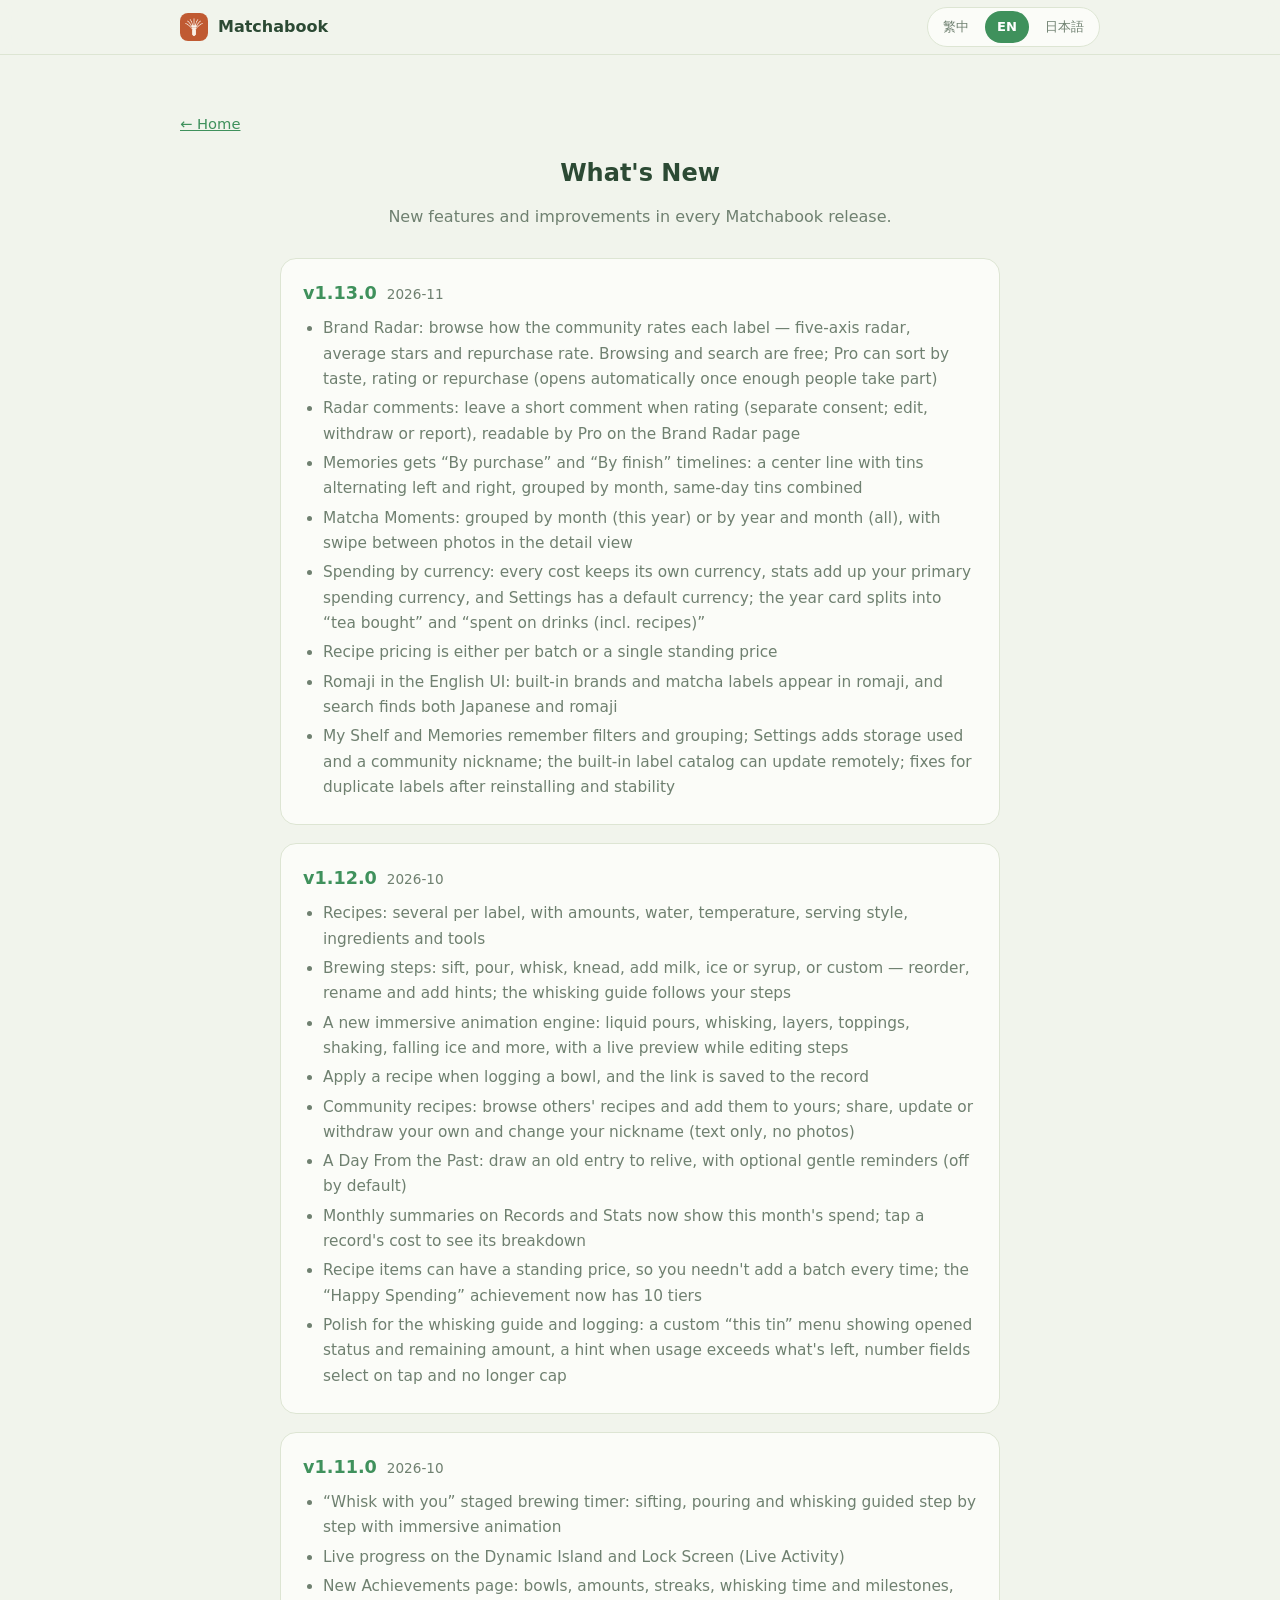
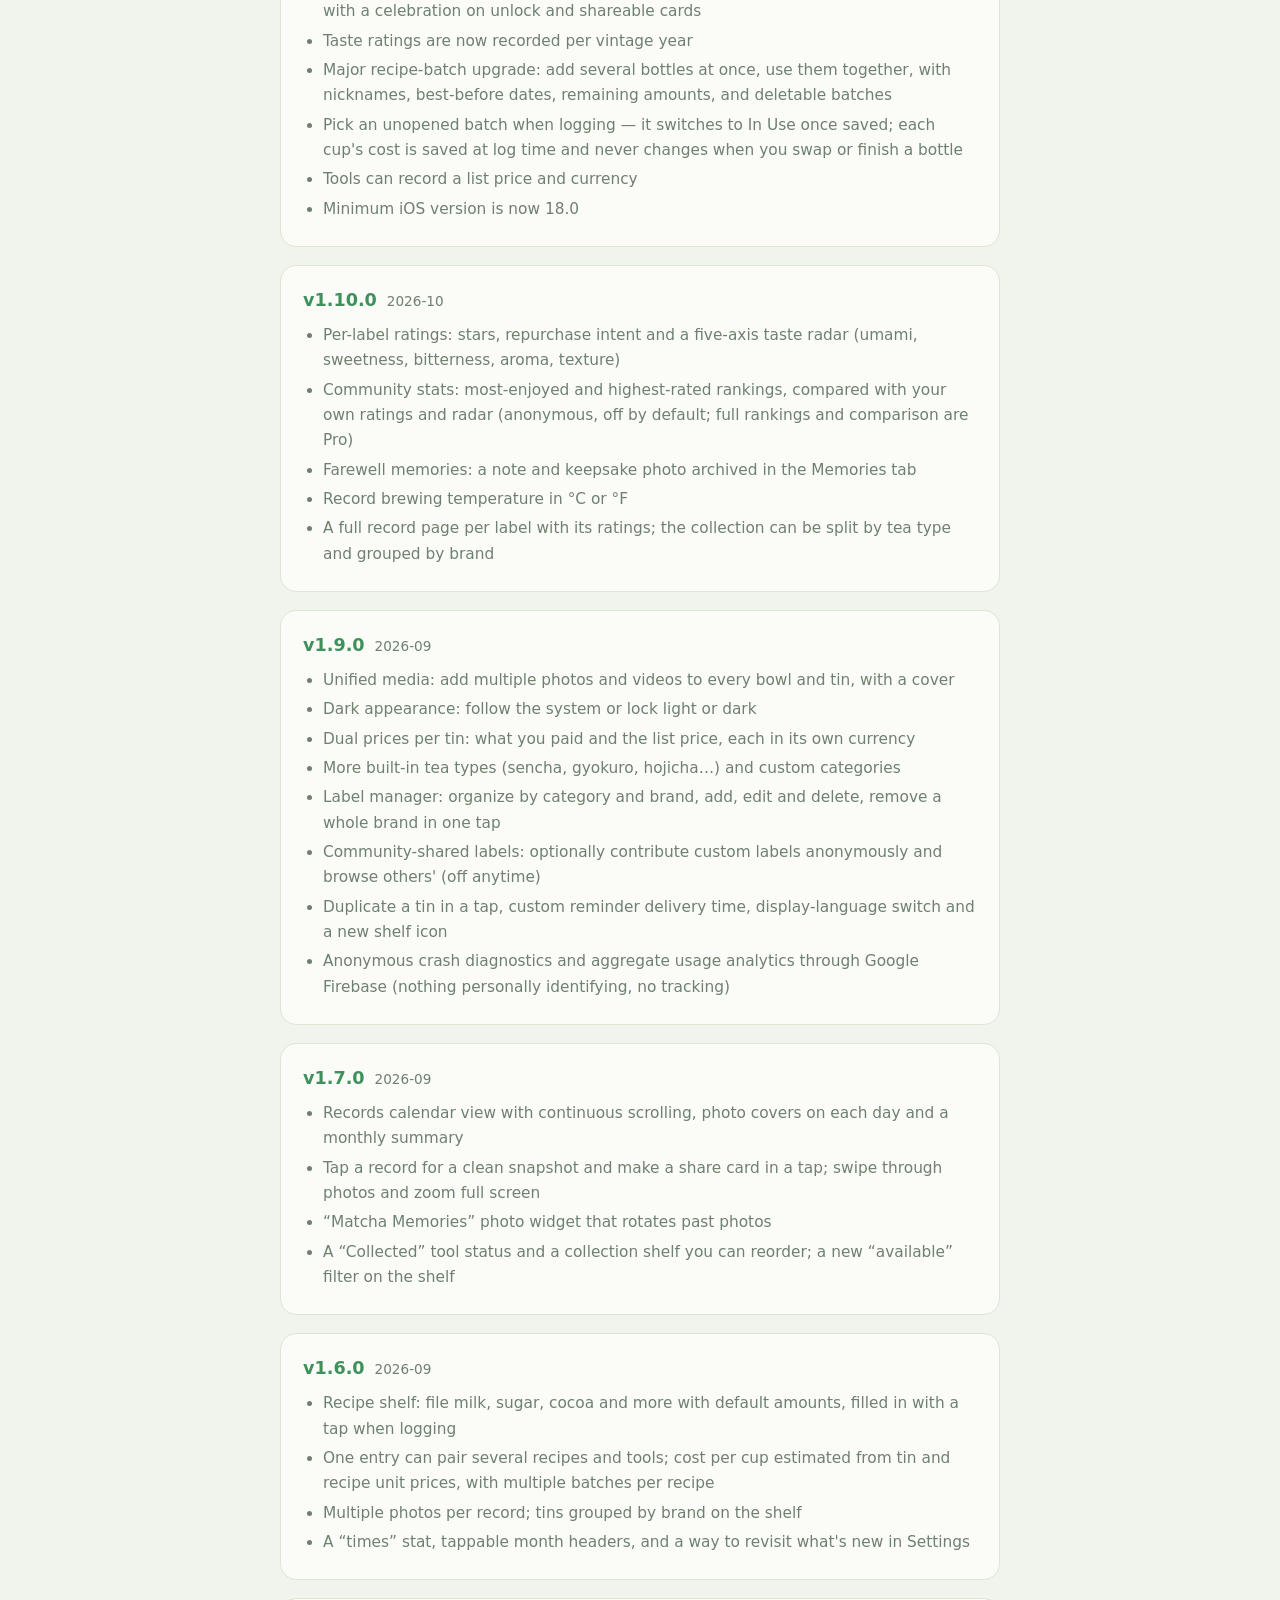
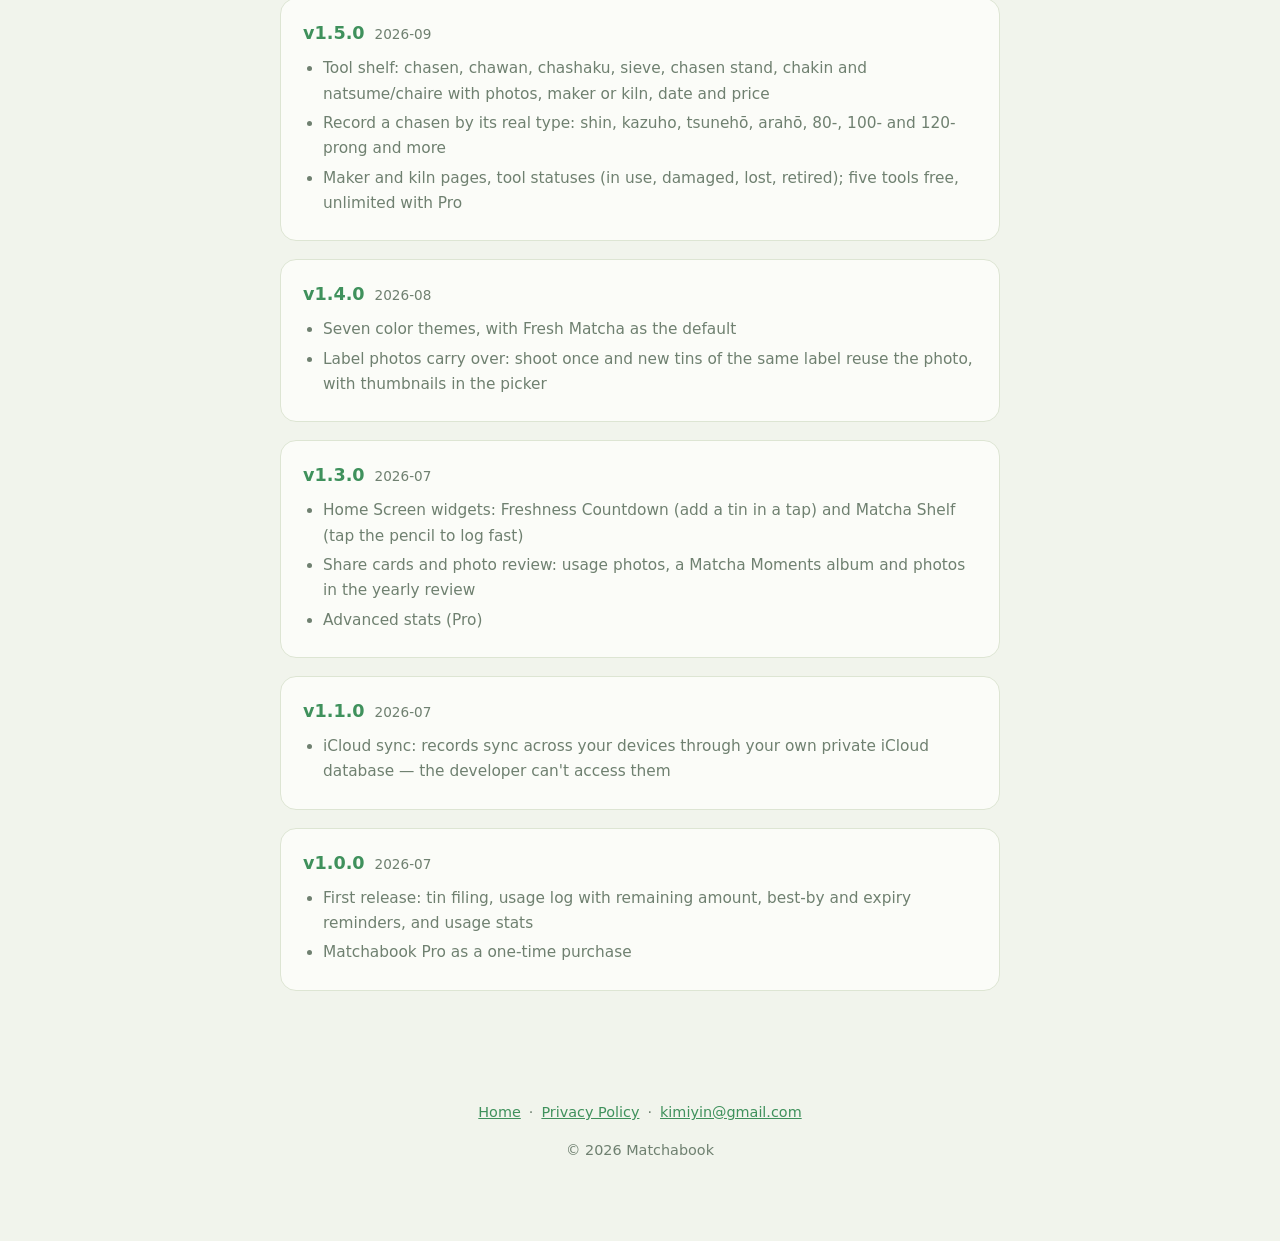
<file: changelog.html>
<!DOCTYPE html>
<html lang="zh-Hant">
<head>
<meta charset="utf-8">
<meta name="viewport" content="width=device-width, initial-scale=1">
<title>版本更新 · What's New — Matchabook 抹茶誌</title>
<meta name="description" content="Matchabook 抹茶誌：專為抹茶愛好者打造的記錄 App。記錄每一罐抹茶、分階段刷茶計時、品味評分、每杯花費與到期提醒。A gentle journal for the matcha you love — tins, whisking timer, ratings, cost per cup and reminders.">
<link rel="icon" href="favicon.ico" sizes="any">
<link rel="icon" type="image/png" sizes="32x32" href="favicon-32.png">
<link rel="apple-touch-icon" sizes="180x180" href="apple-touch-icon.png">
<link rel="manifest" href="site.webmanifest">
<meta name="apple-mobile-web-app-title" content="Matchabook">
<meta name="theme-color" content="#F1F4EC" media="(prefers-color-scheme: light)">
<meta name="theme-color" content="#121A15" media="(prefers-color-scheme: dark)">
<meta property="og:title" content="Matchabook 抹茶誌">
<meta property="og:description" content="為心愛的抹茶，寫一本溫柔日記 · A gentle journal for the matcha you love">
<meta property="og:image" content="https://seanseanyin.github.io/matchabook-site/icon-512.png">
<style>
  :root{
    --bg:#F1F4EC; --card:#FBFCF8; --border:#DDE5D3;
    --deep:#2C4A34; --accent:#3F915C; --muted:#6F8070;
    --hero-a:#EAF3E6; --hero-b:#D9EAD6; --hero-c:#C6DFC6;
    color-scheme: light dark;
  }
  @media (prefers-color-scheme: dark){
    :root{ --bg:#121A15; --card:#19231C; --border:#263329;
           --deep:#E4EFE6; --accent:#7CC794; --muted:#94A898;
           --hero-a:#18261D; --hero-b:#14211A; --hero-c:#101A14; }
  }
  *{box-sizing:border-box}
  html{scroll-behavior:smooth}
  body{margin:0;font-family:-apple-system,"PingFang TC","Hiragino Sans","Noto Sans TC","Noto Sans JP",system-ui,sans-serif;
       color:var(--deep);background:var(--bg);line-height:1.65;-webkit-font-smoothing:antialiased}
  a{color:var(--accent)}
  .wrap{max-width:960px;margin:0 auto;padding:0 20px}
  .en,.ja{display:none}
  html[data-lang="en"] .zh,html[data-lang="ja"] .zh{display:none}
  html[data-lang="en"] .en{display:inline}
  html[data-lang="ja"] .ja{display:inline}
  .topbar{position:sticky;top:0;z-index:10;background:color-mix(in srgb,var(--bg) 88%,transparent);
          backdrop-filter:saturate(1.4) blur(10px);-webkit-backdrop-filter:saturate(1.4) blur(10px);
          border-bottom:1px solid var(--border)}
  .topbar .wrap{display:flex;align-items:center;justify-content:space-between;gap:12px;min-height:54px}
  .topbrand{display:flex;align-items:center;gap:10px;font-weight:700;color:var(--deep);text-decoration:none}
  .topbrand img{width:28px;height:28px;border-radius:8px}
  .langs{display:flex;gap:4px;background:var(--card);border:1px solid var(--border);border-radius:999px;padding:3px}
  .langs button{font:inherit;font-size:.82rem;border:0;background:transparent;color:var(--muted);
                padding:5px 12px;border-radius:999px;cursor:pointer}
  .langs button[aria-pressed="true"]{background:var(--accent);color:#fff;font-weight:700}
  header.hero{background:linear-gradient(160deg,var(--hero-a),var(--hero-b) 60%,var(--hero-c));
              padding:64px 0 56px;text-align:center}
  .appicon{width:96px;height:96px;border-radius:22px;box-shadow:0 8px 24px rgba(0,0,0,.14);margin-bottom:14px}
  .logo{font-size:2.6rem;font-weight:800;letter-spacing:.5px;color:var(--deep);margin:0}
  .tag{font-size:1.2rem;color:var(--deep);margin:.4rem 0 1.4rem;opacity:.9}
  .sub{max-width:640px;margin:0 auto;color:var(--deep);opacity:.92}
  .cta{display:inline-block;margin-top:26px;background:var(--accent);color:#fff;
       text-decoration:none;font-weight:700;padding:13px 26px;border-radius:999px}
  .cta.secondary{background:transparent;color:var(--accent);border:1.5px solid var(--accent);margin-left:8px}
  .ctas{display:flex;flex-wrap:wrap;gap:8px;justify-content:center}
  .ctas .cta{margin:26px 0 0}
  .ctas .cta.secondary{margin-left:0}
  section{padding:56px 0}
  h2{font-size:1.5rem;margin:0 0 10px;text-align:center}
  .lede{text-align:center;color:var(--muted);max-width:620px;margin:0 auto 28px}
  .grid{display:grid;grid-template-columns:repeat(auto-fit,minmax(250px,1fr));gap:20px}
  .grid.big{grid-template-columns:repeat(auto-fit,minmax(280px,1fr))}
  .card{background:var(--card);border:1px solid var(--border);border-radius:16px;padding:22px}
  .card h3{margin:.2rem 0 .4rem;font-size:1.1rem}
  .card p{margin:0;color:var(--muted);font-size:.96rem}
  .emoji{font-size:1.7rem}
  .pill{display:inline-block;font-size:.72rem;letter-spacing:.04em;color:var(--accent);
        border:1px solid var(--border);border-radius:999px;padding:2px 9px;margin-left:8px;vertical-align:middle;font-weight:600}
  .core .card{padding:26px}
  .core .card h3{font-size:1.2rem}
  .alt{background:#0000000a}
  @media (prefers-color-scheme: dark){ .alt{background:#ffffff08} }
  .plans{display:grid;grid-template-columns:repeat(auto-fit,minmax(280px,1fr));gap:20px;max-width:820px;margin:0 auto}
  .plan{background:var(--card);border:1px solid var(--border);border-radius:18px;padding:26px}
  .plan.pro{border:2px solid var(--accent)}
  .plan h3{margin:0 0 4px;font-size:1.3rem}
  .plan .price{color:var(--muted);font-size:.92rem;margin-bottom:12px}
  .plan ul{margin:0;padding-left:0;list-style:none}
  .plan li{margin:7px 0;padding-left:26px;position:relative;font-size:.96rem}
  .plan li::before{content:"✓";position:absolute;left:0;color:var(--accent);font-weight:800}
  .note{text-align:center;color:var(--muted);font-size:.9rem;margin-top:22px}
  .vers{max-width:720px;margin:0 auto;display:flex;flex-direction:column;gap:18px}
  .ver{background:var(--card);border:1px solid var(--border);border-radius:16px;padding:20px 22px}
  .vhead{display:flex;align-items:baseline;gap:10px;margin-bottom:8px;flex-wrap:wrap}
  .vnum{font-weight:800;color:var(--accent);font-size:1.1rem}
  .vdate{color:var(--muted);font-size:.85rem}
  .ver ul{margin:0;padding-left:20px;color:var(--muted);font-size:.96rem}
  .ver li{margin:4px 0}
  .apps{display:grid;grid-template-columns:repeat(auto-fit,minmax(300px,1fr));gap:20px;max-width:820px;margin:0 auto}
  .card.app{display:flex;gap:16px;align-items:flex-start}
  .card.app img{width:64px;height:64px;border-radius:15px;flex:none;box-shadow:0 3px 10px rgba(0,0,0,.12)}
  .apptag{color:var(--accent);font-size:.85rem;font-weight:600;margin-bottom:4px}
  .applinks{display:flex;gap:8px;margin-top:12px;flex-wrap:wrap}
  .mini{display:inline-block;background:var(--accent);color:#fff;text-decoration:none;font-weight:700;font-size:.85rem;padding:6px 14px;border-radius:999px;border:1.5px solid var(--accent)}
  .mini.ghost{background:transparent;color:var(--accent)}
  .back{display:inline-block;margin:0 0 18px;font-size:.92rem}
  .support{text-align:center}
  .support p{max-width:560px;margin:8px auto}
  footer{padding:40px 0 64px;text-align:center;color:var(--muted);font-size:.9rem}
  footer a{margin:0 8px}
</style>
</head>
<body>
<div class="topbar">
  <div class="wrap">
    <a class="topbrand" href="./"><img src="icon-192.png" alt="" width="28" height="28">Matchabook</a>
    <div class="langs" role="group" aria-label="Language">
      <button type="button" data-set="zh">繁中</button><button type="button" data-set="en">EN</button><button type="button" data-set="ja">日本語</button>
    </div>
  </div>
</div>

<section>
  <div class="wrap">
    <a class="back" href="./"><span class="zh">← 回首頁</span><span class="en">← Home</span><span class="ja">← ホーム</span></a>
    <h2><span class="zh">版本更新</span><span class="en">What's New</span><span class="ja">更新履歴</span></h2>
    <p class="lede"><span class="zh">Matchabook 各版本的新功能與改進。</span><span class="en">New features and improvements in every Matchabook release.</span><span class="ja">Matchabook 各バージョンの新機能と改善点です。</span></p>
    <div class="vers"><div class="ver"><div class="vhead"><span class="vnum">v1.13.0</span><span class="vdate">2026-11</span></div><ul><li><span class="zh">銘柄雷達：瀏覽社群對各銘柄的五味雷達、平均星等與回購率，免費瀏覽與搜尋；Pro 可依口味、評分、回購率排序（社群參與人數達標後自動開放）</span><span class="en">Brand Radar: browse how the community rates each label — five-axis radar, average stars and repurchase rate. Browsing and search are free; Pro can sort by taste, rating or repurchase (opens automatically once enough people take part)</span><span class="ja">銘柄レーダー：みんなの5軸レーダー・平均の星・また買いたい率を閲覧。閲覧と検索は無料、Proは味わい・評価・リピート率で並べ替え（参加人数が一定に達すると自動で公開）</span></li><li><span class="zh">雷達評語：評分時可留一句評語（別途同意、可修改／撤回／檢舉），Pro 可在銘柄雷達頁閱讀</span><span class="en">Radar comments: leave a short comment when rating (separate consent; edit, withdraw or report), readable by Pro on the Brand Radar page</span><span class="ja">レーダーコメント：評価時に一言コメントを残せます（別途同意・編集／取り下げ／通報可）。Proは銘柄レーダーで閲覧</span></li><li><span class="zh">回憶頁新增「入手順序」與「喝完順序」時間軸：中間一條線、罐子左右交錯、依月份分群，同一天的罐子併在一起</span><span class="en">Memories gets “By purchase” and “By finish” timelines: a center line with tins alternating left and right, grouped by month, same-day tins combined</span><span class="ja">思い出に「購入順」「飲み切り順」のタイムライン：中央の線に缶が左右交互に並び、月ごとにまとめて表示。同じ日の缶は1つに</span></li><li><span class="zh">抹茶時光：今年依月份、全部依年月分群，點開照片後可左右滑動切換</span><span class="en">Matcha Moments: grouped by month (this year) or by year and month (all), with swipe between photos in the detail view</span><span class="ja">抹茶タイム：今年は月ごと、すべては年月ごとに表示。写真を開いて左右スワイプで切り替え</span></li><li><span class="zh">花費幣別改版：每筆花費帶自己的幣別、統計只加總主要花費幣別、設定頁可改預設幣別；統計頁年度卡分成「今年購入茶粉」與「今年喝掉的花費（含配方）」</span><span class="en">Spending by currency: every cost keeps its own currency, stats add up your primary spending currency, and Settings has a default currency; the year card splits into “tea bought” and “spent on drinks (incl. recipes)”</span><span class="ja">費用を通貨ごとに記録：統計は主な支出通貨のみ合計、設定で既定の通貨を変更可能。年カードは「購入した茶葉」と「飲んだ分の出費（レシピ込み）」に分割</span></li><li><span class="zh">配方計價二選一：批次或唯一的常備單價</span><span class="en">Recipe pricing is either per batch or a single standing price</span><span class="ja">レシピの価格は「バッチ」か「単一の常備単価」のどちらか</span></li><li><span class="zh">英文介面顯示羅馬拼音：內建品牌與抹茶銘柄改以羅馬拼音顯示，搜尋日文與拼音都找得到</span><span class="en">Romaji in the English UI: built-in brands and matcha labels appear in romaji, and search finds both Japanese and romaji</span><span class="ja">英語表示ではローマ字に：内蔵のブランド・銘柄をローマ字で表示、検索は日本語でもローマ字でも可</span></li><li><span class="zh">抹茶櫃與回憶頁記住篩選與分群；設定頁新增「使用空間」與「社群暱稱」；內建銘柄目錄可遠端更新；修正重新安裝後銘柄重複與穩定性問題</span><span class="en">My Shelf and Memories remember filters and grouping; Settings adds storage used and a community nickname; the built-in label catalog can update remotely; fixes for duplicate labels after reinstalling and stability</span><span class="ja">抹茶棚と思い出が絞り込みを記憶。設定に使用容量とコミュニティのニックネームを追加。内蔵銘柄カタログをリモート更新。再インストール後の銘柄重複と安定性を改善</span></li></ul></div><div class="ver"><div class="vhead"><span class="vnum">v1.12.0</span><span class="vdate">2026-10</span></div><ul><li><span class="zh">茶譜：每支銘柄可有多份茶譜，含用量、水量、水溫、享用方式、配方材料與器具</span><span class="en">Recipes: several per label, with amounts, water, temperature, serving style, ingredients and tools</span><span class="ja">茶譜：銘柄ごとに複数登録でき、量・お湯・温度・楽しみ方・配合・道具を保存</span></li><li><span class="zh">沖泡步驟系統：篩粉、注湯、刷茶、練茶、加奶、加冰塊、加糖漿或自訂，可排序、改名稱與提示；陪你刷依步驟帶你做</span><span class="en">Brewing steps: sift, pour, whisk, knead, add milk, ice or syrup, or custom — reorder, rename and add hints; the whisking guide follows your steps</span><span class="ja">淹れ方の手順：ふるう・注ぐ・点てる・練る・ミルク・氷・シロップ・自由設定。順番・名前・ヒントを編集でき、「一緒に点てる」が手順に沿って進みます</span></li><li><span class="zh">全新沉浸式動畫引擎：水流、茶筅刷茶、疊層、配料、搖杯、碎冰落水等，編輯步驟時可即時預覽</span><span class="en">A new immersive animation engine: liquid pours, whisking, layers, toppings, shaking, falling ice and more, with a live preview while editing steps</span><span class="ja">新しい没入アニメーション：注ぎ・茶筅で点てる・層・トッピング・シェイク・氷など。手順の編集中にプレビューも</span></li><li><span class="zh">記一碗可直接套用茶譜，並把關聯存進紀錄</span><span class="en">Apply a recipe when logging a bowl, and the link is saved to the record</span><span class="ja">一碗を記録するときに茶譜を適用でき、紀錄に関連づけて保存</span></li><li><span class="zh">社群茶譜：逛逛大家分享的茶譜並加進自己的；可分享、更新、撤回自己的茶譜與修改暱稱（純文字、不含照片）</span><span class="en">Community recipes: browse others' recipes and add them to yours; share, update or withdraw your own and change your nickname (text only, no photos)</span><span class="ja">みんなの茶譜：共有された茶譜を見て自分の茶譜に追加。自分の茶譜の共有・更新・取り下げやニックネーム変更も可能（文字のみ・写真なし）</span></li><li><span class="zh">過去的某一天：從舊紀錄抽一杯重溫，並可開啟溫柔的重溫通知（預設關閉）</span><span class="en">A Day From the Past: draw an old entry to relive, with optional gentle reminders (off by default)</span><span class="ja">過去のある日：古い記録から一杯を呼び戻し、やさしい振り返り通知も（初期はオフ）</span></li><li><span class="zh">紀錄與統計頁的月摘要新增「本月花費」；點紀錄的花費可看組成</span><span class="en">Monthly summaries on Records and Stats now show this month's spend; tap a record's cost to see its breakdown</span><span class="ja">記録と統計の月サマリーに「今月の費用」を追加。記録の費用をタップすると内訳を表示</span></li><li><span class="zh">配方可設「常備單價」，不必每次新買都建批次；成就「快樂花錢」擴增為 10 階</span><span class="en">Recipe items can have a standing price, so you needn't add a batch every time; the “Happy Spending” achievement now has 10 tiers</span><span class="ja">配合に「常備単価」を設定でき、買うたびにバッチを追加する必要がなくなりました。実績「散財の喜び」は10段階に拡大</span></li><li><span class="zh">陪你刷與記一碗的細節改進：「這一罐」自製下拉並顯示開封狀態與剩餘量、用量超出罐內剩餘時提示、數字欄位點入全選並移除上限</span><span class="en">Polish for the whisking guide and logging: a custom “this tin” menu showing opened status and remaining amount, a hint when usage exceeds what's left, number fields select on tap and no longer cap</span><span class="ja">「一緒に点てる」と記録の改善：「この缶」を専用メニューにして開封状態と残量を表示、残量超過の案内、数値欄はタップで全選択・上限を撤廃</span></li></ul></div><div class="ver"><div class="vhead"><span class="vnum">v1.11.0</span><span class="vdate">2026-10</span></div><ul><li><span class="zh">「陪你刷」分階段沖泡計時：篩粉、注湯、刷茶一步步引導，搭配沉浸式動畫</span><span class="en">“Whisk with you” staged brewing timer: sifting, pouring and whisking guided step by step with immersive animation</span><span class="ja">「一緒に点てる」段階タイマー：ふるう・注ぐ・点てるを順に案内し、没入アニメーションで演出</span></li><li><span class="zh">動態島與鎖定螢幕即時顯示沖泡進度（Live Activity）</span><span class="en">Live progress on the Dynamic Island and Lock Screen (Live Activity)</span><span class="ja">ダイナミックアイランドとロック画面に進行をリアルタイム表示（Live Activity）</span></li><li><span class="zh">全新成就頁：碗數、用量、連續天數、刷茶時間與里程碑；達成時慶祝，並可分享成就卡</span><span class="en">New Achievements page: bowls, amounts, streaks, whisking time and milestones, with a celebration on unlock and shareable cards</span><span class="ja">新しい実績ページ：碗数・使用量・連続日数・点てた時間・マイルストーン。達成時のお祝いとシェアカード</span></li><li><span class="zh">品味評分改依年份（vintage）分開記錄</span><span class="en">Taste ratings are now recorded per vintage year</span><span class="ja">テイスティング評価を年（ヴィンテージ）ごとに記録</span></li><li><span class="zh">配方批次大改：同款多瓶一次新增（可設瓶數）、可同時使用，加暱稱、保存期限與剩餘量，批次可刪除</span><span class="en">Major recipe-batch upgrade: add several bottles at once, use them together, with nicknames, best-before dates, remaining amounts, and deletable batches</span><span class="ja">レシピバッチを大幅強化：複数本を一度に追加して同時に使用、ニックネーム・保存期限・残量・バッチの削除</span></li><li><span class="zh">記錄用量時可直接挑「未開封」批次，存檔後自動轉為使用中；每杯成本在存檔當下記住，換瓶或用完都不受影響</span><span class="en">Pick an unopened batch when logging — it switches to In Use once saved; each cup's cost is saved at log time and never changes when you swap or finish a bottle</span><span class="ja">記録時に「未開封」のバッチを選べ、保存後に自動で「使用中」へ。1杯のコストは記録時に保存され、本を替えても変わりません</span></li><li><span class="zh">器具可記原價與幣別</span><span class="en">Tools can record a list price and currency</span><span class="ja">道具に定価と通貨を記録可能</span></li><li><span class="zh">最低支援 iOS 升為 18.0</span><span class="en">Minimum iOS version is now 18.0</span><span class="ja">対応 OS を iOS 18.0 以降に変更</span></li></ul></div><div class="ver"><div class="vhead"><span class="vnum">v1.10.0</span><span class="vdate">2026-10</span></div><ul><li><span class="zh">為每支銘柄評分：星等、想不想回購、旨／甘／苦／香／口感五味雷達</span><span class="en">Per-label ratings: stars, repurchase intent and a five-axis taste radar (umami, sweetness, bitterness, aroma, texture)</span><span class="ja">銘柄ごとの評価：星・再購入意向・旨/甘/苦/香/口感の5軸レーダー</span></li><li><span class="zh">社群統計：最多人喝、評價最高排行，並與你的評分、雷達跟社群平均對照（匿名貢獻、預設關閉；完整排行與對照為 Pro）</span><span class="en">Community stats: most-enjoyed and highest-rated rankings, compared with your own ratings and radar (anonymous, off by default; full rankings and comparison are Pro)</span><span class="ja">コミュニティ統計：最も飲まれた・評価の高いランキングと、自分の評価・レーダーの比較（匿名・初期オフ。詳しいランキングと比較は Pro）</span></li><li><span class="zh">喝完留回憶：告別心得與紀念照，封存到「回憶」分頁</span><span class="en">Farewell memories: a note and keepsake photo archived in the Memories tab</span><span class="ja">飲み終えた缶の思い出：感想と記念写真を「思い出」タブに保存</span></li><li><span class="zh">沖泡水溫記錄，攝氏／華氏皆可</span><span class="en">Record brewing temperature in °C or °F</span><span class="ja">抽出温度の記録（摂氏・華氏）</span></li><li><span class="zh">銘柄完整記錄本與評分頁；收藏冊可依茶類分段、依品牌分群</span><span class="en">A full record page per label with its ratings; the collection can be split by tea type and grouped by brand</span><span class="ja">銘柄ごとの記録ページと評価ページ。コレクションは茶類で分け、ブランドでグループ表示</span></li></ul></div><div class="ver"><div class="vhead"><span class="vnum">v1.9.0</span><span class="vdate">2026-09</span></div><ul><li><span class="zh">統一媒體：每一杯與每一罐都能加入多張照片與影片，可設封面</span><span class="en">Unified media: add multiple photos and videos to every bowl and tin, with a cover</span><span class="ja">メディア統合：一杯にも一缶にも複数の写真と動画を追加し、カバーも設定</span></li><li><span class="zh">深色外觀：跟隨系統或固定淺色／深色</span><span class="en">Dark appearance: follow the system or lock light or dark</span><span class="ja">ダーク外観：システム連動またはライト／ダーク固定</span></li><li><span class="zh">每罐雙價格：實際購入金額與原價，各自選擇幣別</span><span class="en">Dual prices per tin: what you paid and the list price, each in its own currency</span><span class="ja">缶ごとに2つの価格：実際の購入額と定価を別々の通貨で</span></li><li><span class="zh">更多內建茶類（煎茶、玉露、焙茶等）與自訂分類</span><span class="en">More built-in tea types (sencha, gyokuro, hojicha…) and custom categories</span><span class="ja">煎茶・玉露・ほうじ茶などの茶類を追加し、カスタム分類にも対応</span></li><li><span class="zh">銘柄管理頁：依分類與品牌整理、新增／編輯／刪除、可整個品牌一次刪除</span><span class="en">Label manager: organize by category and brand, add, edit and delete, remove a whole brand in one tap</span><span class="ja">銘柄の管理：分類とブランドで整理、追加・編集・削除、ブランドごと一括削除</span></li><li><span class="zh">社群共享銘柄：可選擇匿名貢獻自訂銘柄、瀏覽下載他人分享（可隨時關閉）</span><span class="en">Community-shared labels: optionally contribute custom labels anonymously and browse others' (off anytime)</span><span class="ja">コミュニティ共有の銘柄：自作銘柄を匿名で共有・他の人の銘柄をダウンロード（いつでもオフ）</span></li><li><span class="zh">可直接複製為新罐、到期通知可自訂送達時間、顯示語言切換、抹茶櫃新圖示</span><span class="en">Duplicate a tin in a tap, custom reminder delivery time, display-language switch and a new shelf icon</span><span class="ja">缶のワンタップ複製・通知時刻のカスタマイズ・表示言語の切り替え・抹茶棚の新アイコン</span></li><li><span class="zh">加入 Google Firebase 的匿名當機診斷與彙總使用分析（不含可識別個人的資訊、不追蹤）</span><span class="en">Anonymous crash diagnostics and aggregate usage analytics through Google Firebase (nothing personally identifying, no tracking)</span><span class="ja">Google Firebase による匿名のクラッシュ診断と集計された利用分析を追加（個人を特定する情報なし・トラッキングなし）</span></li></ul></div><div class="ver"><div class="vhead"><span class="vnum">v1.7.0</span><span class="vdate">2026-09</span></div><ul><li><span class="zh">紀錄頁日曆檢視：連續捲動、日格顯示照片封面、月摘要</span><span class="en">Records calendar view with continuous scrolling, photo covers on each day and a monthly summary</span><span class="ja">記録のカレンダー表示：連続スクロール、日ごとの写真カバー、月の概要</span></li><li><span class="zh">點開一筆紀錄是一張精美快照，直接產生分享圖卡；照片可左右滑動與全螢幕縮放</span><span class="en">Tap a record for a clean snapshot and make a share card in a tap; swipe through photos and zoom full screen</span><span class="ja">記録をタップするときれいなスナップショットに。ワンタップでシェアカード、写真はスワイプとフルスクリーン拡大に対応</span></li><li><span class="zh">「抹茶回憶」相片小工具：隨機輪播過往照片</span><span class="en">“Matcha Memories” photo widget that rotates past photos</span><span class="ja">「抹茶の思い出」写真ウィジェット：過去の写真をランダム表示</span></li><li><span class="zh">器具「收藏」狀態與收藏櫃（可拖曳排序）；抹茶櫃新增「可用」篩選</span><span class="en">A “Collected” tool status and a collection shelf you can reorder; a new “available” filter on the shelf</span><span class="ja">道具の「コレクション」状態と並べ替えできるコレクション棚。抹茶棚に「使用可能」フィルタ</span></li></ul></div><div class="ver"><div class="vhead"><span class="vnum">v1.6.0</span><span class="vdate">2026-09</span></div><ul><li><span class="zh">配方櫃：把牛奶、糖、可可建檔並設預設用量，記一杯時自動帶入</span><span class="en">Recipe shelf: file milk, sugar, cocoa and more with default amounts, filled in with a tap when logging</span><span class="ja">配合棚：ミルク・砂糖・ココアなどを既定量つきで登録し、記録時にワンタップで入力</span></li><li><span class="zh">一筆用量可搭配多筆配方與器具；每杯花費估算（依罐與配方單價，配方可記多個批次）</span><span class="en">One entry can pair several recipes and tools; cost per cup estimated from tin and recipe unit prices, with multiple batches per recipe</span><span class="ja">1件の記録に複数の配合と道具を紐づけ可能。缶と配合の単価から1杯のコストを試算（配合は複数バッチ対応）</span></li><li><span class="zh">用量紀錄支援多張照片；抹茶罐首頁依品牌分群</span><span class="en">Multiple photos per record; tins grouped by brand on the shelf</span><span class="ja">記録に複数の写真。抹茶棚をブランド別にグループ表示</span></li><li><span class="zh">統計新增「次數」，年月標題可點選跳月；設定頁可回看新功能介紹</span><span class="en">A “times” stat, tappable month headers, and a way to revisit what's new in Settings</span><span class="ja">統計に「回数」を追加、年月見出しをタップで移動、設定から新機能の紹介を再表示</span></li></ul></div><div class="ver"><div class="vhead"><span class="vnum">v1.5.0</span><span class="vdate">2026-09</span></div><ul><li><span class="zh">器具櫃：茶筅、茶碗、茶杓、篩、茶筅立て、茶巾、棗／茶入建檔，含照片、作者／窯元、入手日與價格</span><span class="en">Tool shelf: chasen, chawan, chashaku, sieve, chasen stand, chakin and natsume/chaire with photos, maker or kiln, date and price</span><span class="ja">道具棚：茶筅・茶碗・茶杓・ふるい・茶筅立て・茶巾・棗／茶入を写真・作家／窯元・入手日・価格つきで登録</span></li><li><span class="zh">茶筅依「真、數穗、常穗、荒穗、八十本立、百本立、百二十本立」登錄穗型</span><span class="en">Record a chasen by its real type: shin, kazuho, tsunehō, arahō, 80-, 100- and 120-prong and more</span><span class="ja">茶筅は「真・数穂・常穂・荒穂・八十本立・百本立・百二十本立」の穂型で記録</span></li><li><span class="zh">作者／窯元聚合頁、器具狀態（使用中、損壞、遺失、已退役）；免費 5 件、Pro 無上限</span><span class="en">Maker and kiln pages, tool statuses (in use, damaged, lost, retired); five tools free, unlimited with Pro</span><span class="ja">作家・窯元ページ、道具の状態（使用中・破損・紛失・引退）。無料は5点、Pro は無制限</span></li></ul></div><div class="ver"><div class="vhead"><span class="vnum">v1.4.0</span><span class="vdate">2026-08</span></div><ul><li><span class="zh">七套主題配色（清新抹茶、沉穩大地、柔和莓果、經典墨藍、靜謐藕紫、復古羊皮、暖霞玫瑰），預設為抹茶綠</span><span class="en">Seven color themes, with Fresh Matcha as the default</span><span class="ja">7つのテーマ配色（既定はフレッシュ抹茶）</span></li><li><span class="zh">銘柄照片沿用：拍過一次，之後新增同款自動帶入代表照，選擇器顯示縮圖</span><span class="en">Label photos carry over: shoot once and new tins of the same label reuse the photo, with thumbnails in the picker</span><span class="ja">銘柄の写真を引き継ぎ：一度撮れば同じ銘柄を追加するとき代表写真が自動で入り、選択画面にサムネイルを表示</span></li></ul></div><div class="ver"><div class="vhead"><span class="vnum">v1.3.0</span><span class="vdate">2026-07</span></div><ul><li><span class="zh">主畫面小工具：賞味倒數（可直接新增新罐）與抹茶櫃（點筆型圖示快速記一筆）</span><span class="en">Home Screen widgets: Freshness Countdown (add a tin in a tap) and Matcha Shelf (tap the pencil to log fast)</span><span class="ja">ホーム画面ウィジェット：賞味カウントダウン（缶をワンタップ追加）と抹茶棚（鉛筆アイコンですばやく記録）</span></li><li><span class="zh">分享卡與照片回顧：用量照片、抹茶時光相簿、年度回顧嵌入照片</span><span class="en">Share cards and photo review: usage photos, a Matcha Moments album and photos in the yearly review</span><span class="ja">シェアカードと写真の振り返り：使用記録の写真・抹茶タイムのアルバム・年間の振り返りに写真</span></li><li><span class="zh">進階統計（Pro）</span><span class="en">Advanced stats (Pro)</span><span class="ja">詳細統計（Pro）</span></li></ul></div><div class="ver"><div class="vhead"><span class="vnum">v1.1.0</span><span class="vdate">2026-07</span></div><ul><li><span class="zh">iCloud 同步：紀錄透過你自己的 iCloud 私有資料庫在裝置間同步，開發者無法存取</span><span class="en">iCloud sync: records sync across your devices through your own private iCloud database — the developer can't access them</span><span class="ja">iCloud 同期：記録はご自身の iCloud プライベートデータベースで端末間同期され、開発者は参照できません</span></li></ul></div><div class="ver"><div class="vhead"><span class="vnum">v1.0.0</span><span class="vdate">2026-07</span></div><ul><li><span class="zh">首次發布：抹茶罐建檔、用量紀錄與罐內剩餘量、賞味與保存期限提醒、用量統計</span><span class="en">First release: tin filing, usage log with remaining amount, best-by and expiry reminders, and usage stats</span><span class="ja">初回リリース：缶の登録・使用記録と残量・賞味／保存期限のリマインダー・使用量の統計</span></li><li><span class="zh">Matchabook Pro 一次買斷</span><span class="en">Matchabook Pro as a one-time purchase</span><span class="ja">Matchabook Pro（買い切り）</span></li></ul></div></div>
  </div>
</section>
<footer>
  <div class="wrap">
    <p><a href="./"><span class="zh">首頁</span><span class="en">Home</span><span class="ja">ホーム</span></a>·<a href="privacy.html" class="zh">隱私權政策</a><a href="privacy-en.html" class="en">Privacy Policy</a><a href="privacy-ja.html" class="ja">プライバシーポリシー</a>·<a href="mailto:kimiyin@gmail.com">kimiyin@gmail.com</a></p>
    <p>© 2026 Matchabook</p>
  </div>
</footer>
<script>
(function(){
  var root=document.documentElement,names={zh:'zh-Hant',en:'en',ja:'ja'},key='mb-lang';
  function set(l){
    if(!names[l]) l='zh';
    root.setAttribute('data-lang',l); root.lang=names[l];
    try{localStorage.setItem(key,l)}catch(e){}
    document.querySelectorAll('.langs button').forEach(function(b){b.setAttribute('aria-pressed',b.dataset.set===l)});
  }
  var q=new URLSearchParams(location.search).get('lang'),s=null;
  try{s=localStorage.getItem(key)}catch(e){}
  var n=(navigator.language||'').toLowerCase();
  set(q||s||(n.indexOf('ja')===0?'ja':n.indexOf('zh')===0?'zh':'en'));
  document.querySelectorAll('.langs button').forEach(function(b){b.addEventListener('click',function(){set(b.dataset.set)})});
})();
</script>
</body>
</html>
</file>
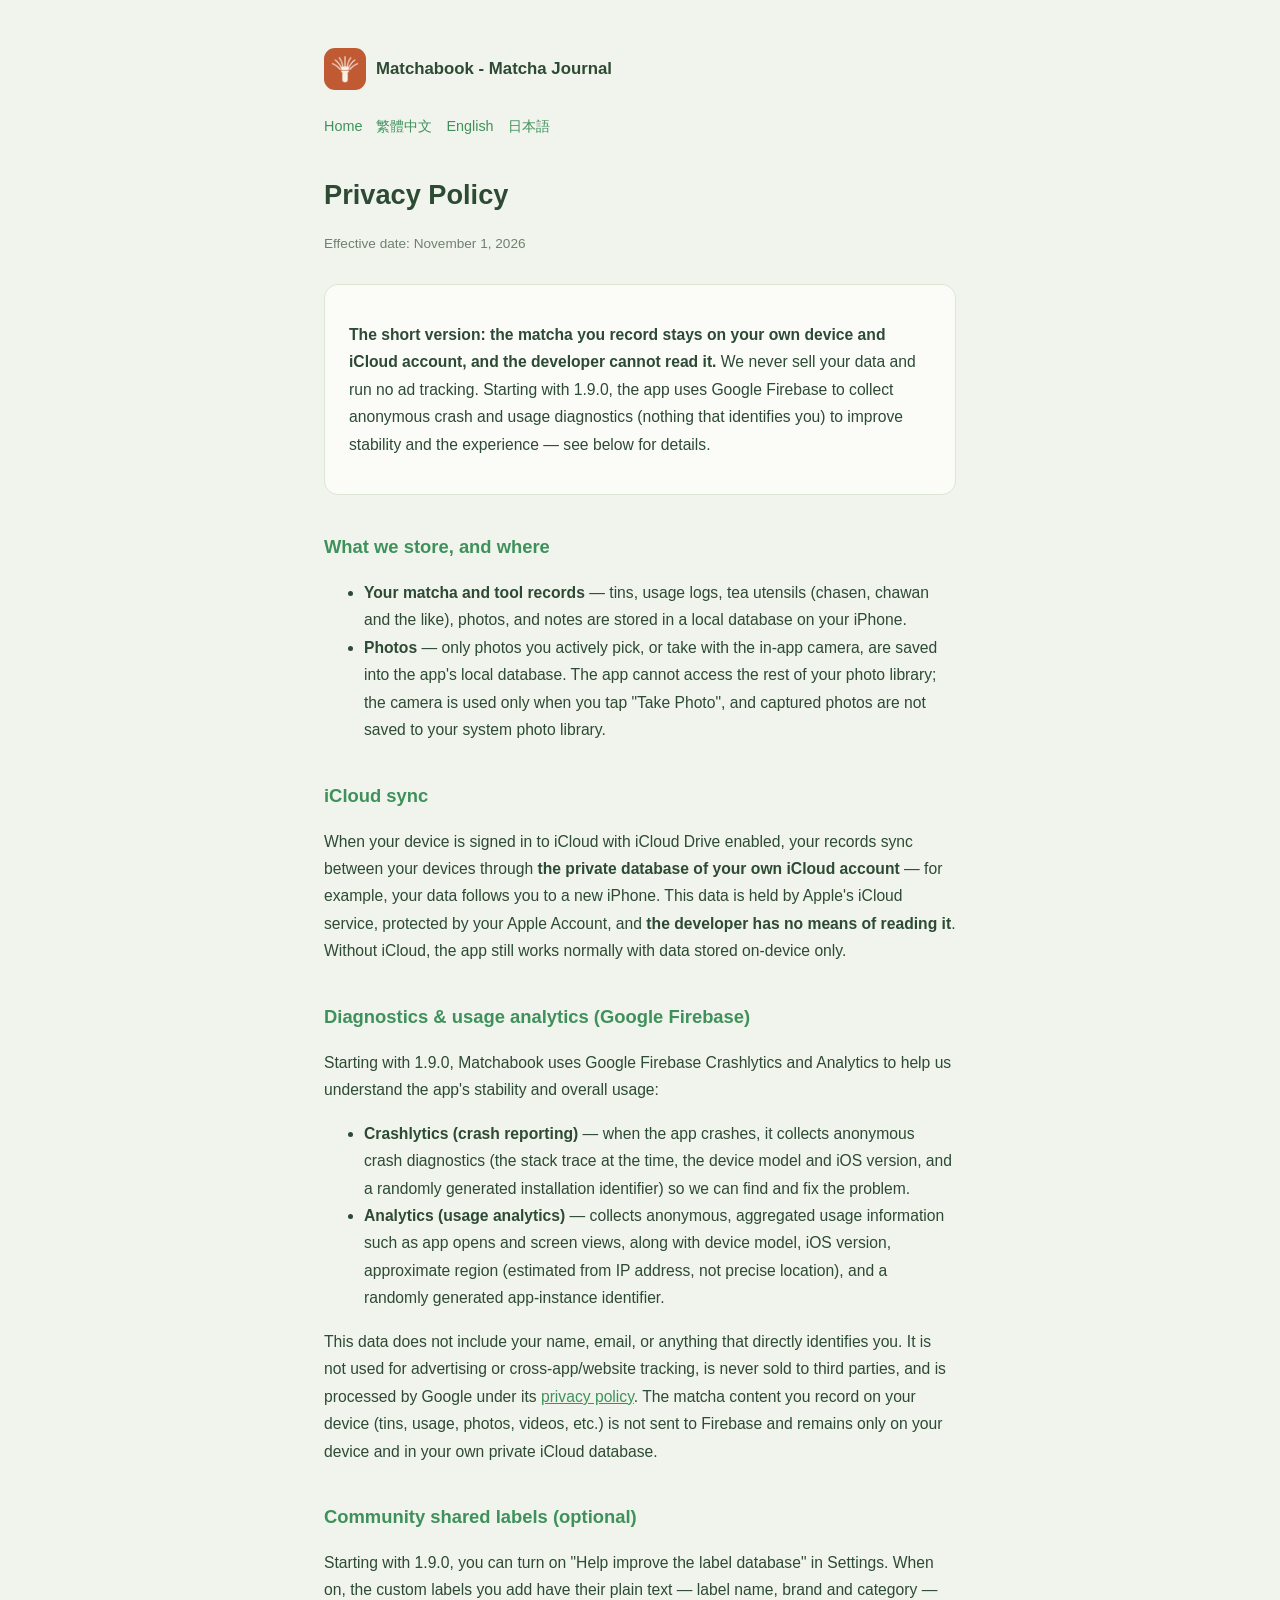
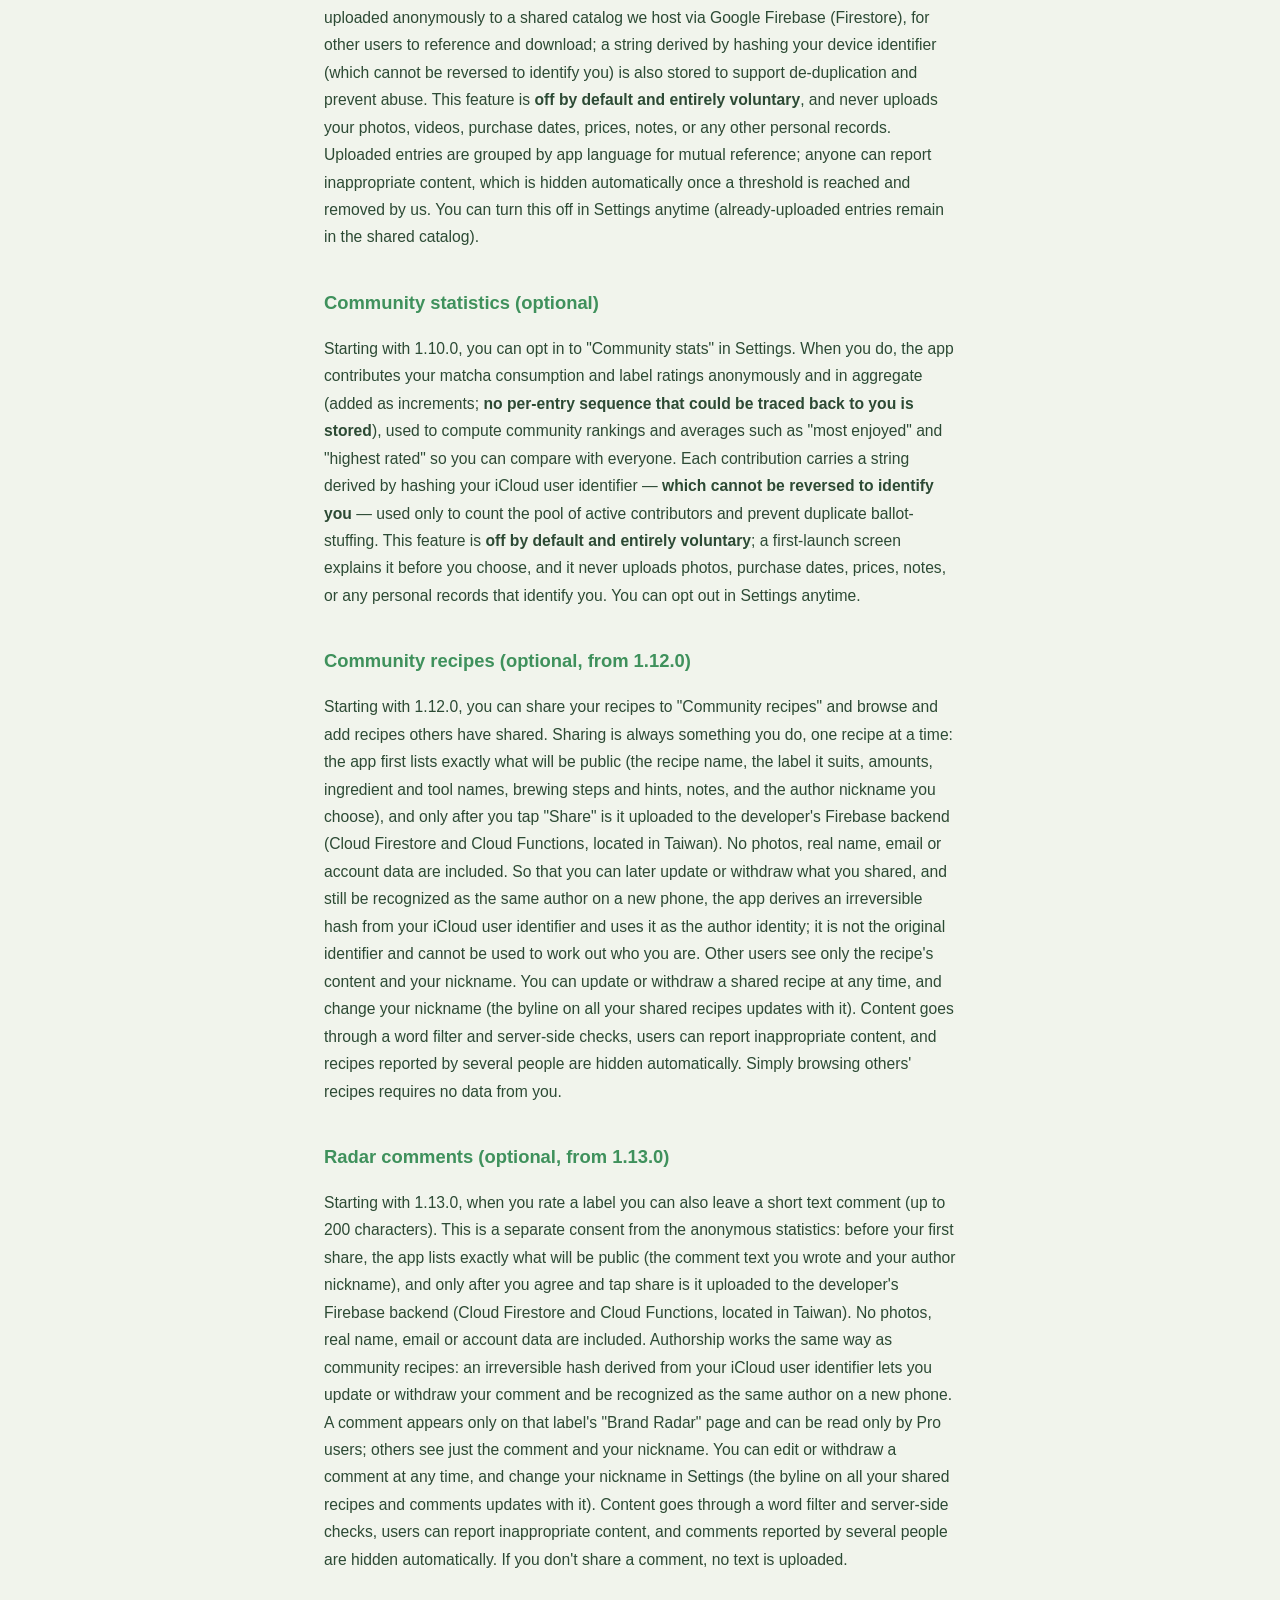
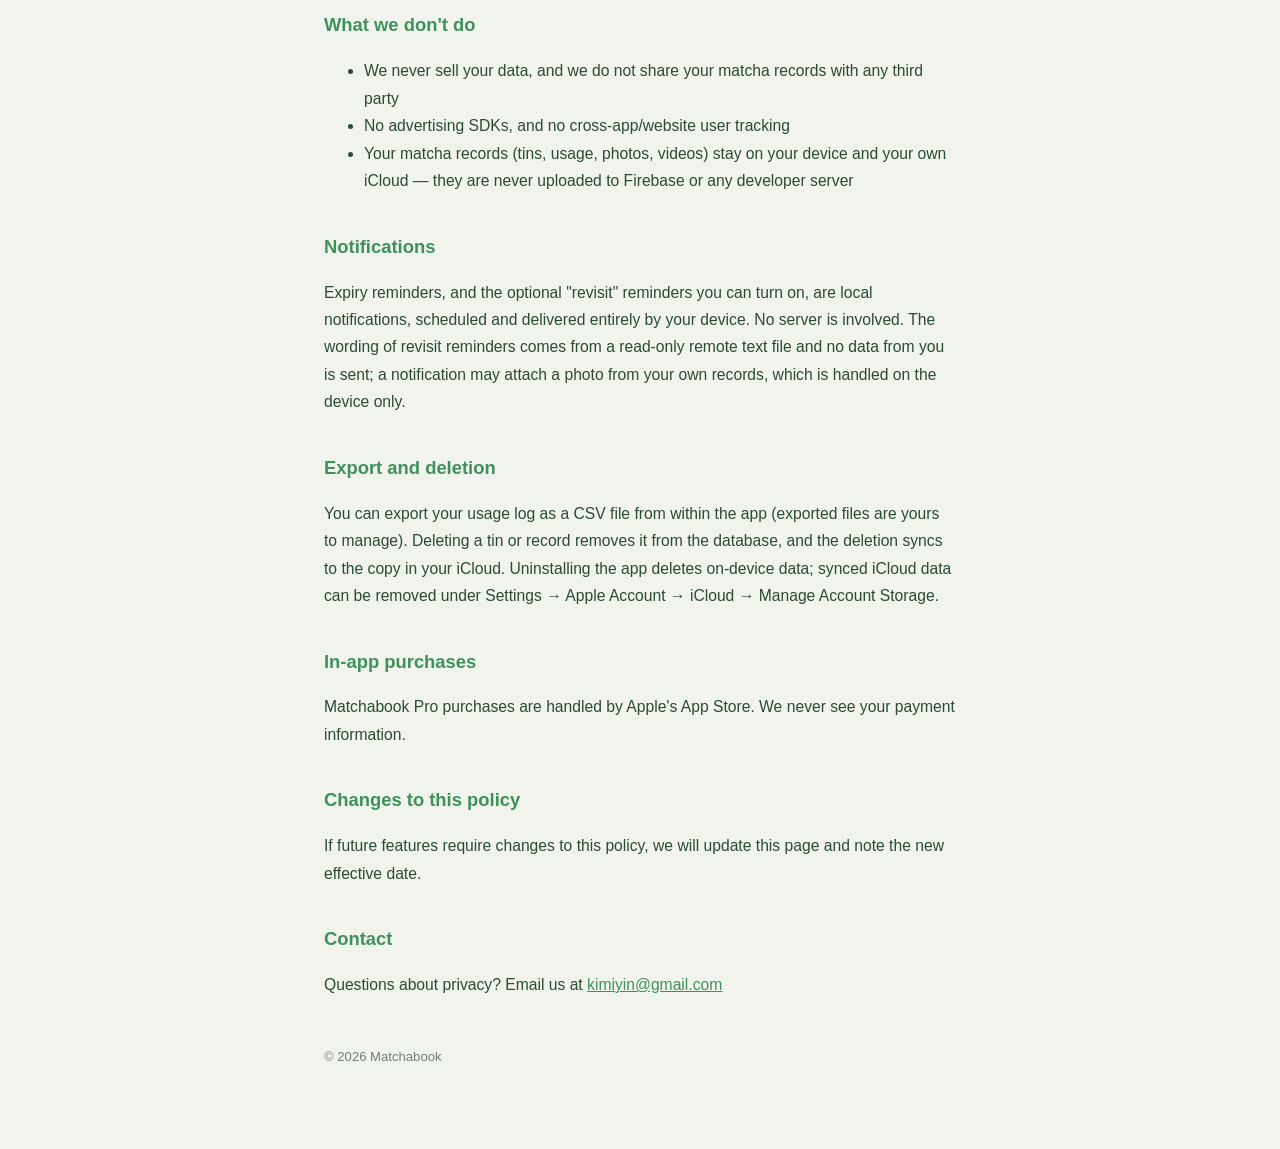
<file: privacy-en.html>
<!DOCTYPE html>
<html lang="en">
<head>
<meta charset="utf-8">
<meta name="viewport" content="width=device-width, initial-scale=1">
<title>Privacy Policy — Matchabook</title>
<link rel="icon" href="favicon.ico" sizes="any">
<link rel="icon" type="image/png" sizes="32x32" href="favicon-32.png">
<link rel="apple-touch-icon" sizes="180x180" href="apple-touch-icon.png">
<link rel="manifest" href="site.webmanifest">
<meta name="apple-mobile-web-app-title" content="Matchabook">
<link rel="stylesheet" href="style.css">
</head>
<body>
<main>
  <div class="brand"><a href="./"><img src="icon-192.png" alt="" width="42" height="42"><div class="name">Matchabook - Matcha Journal</div></a></div>
  <nav class="lang-switch">
    <a href="./">Home</a><a href="privacy.html">繁體中文</a><a href="privacy-en.html">English</a><a href="privacy-ja.html">日本語</a>
  </nav>
  <h1>Privacy Policy</h1>
  <p class="updated">Effective date: November 1, 2026</p>

  <div class="card">
    <p><strong>The short version: the matcha you record stays on your own device and iCloud account, and the developer cannot read it.</strong> We never sell your data and run no ad tracking. Starting with 1.9.0, the app uses Google Firebase to collect anonymous crash and usage diagnostics (nothing that identifies you) to improve stability and the experience — see below for details.</p>
  </div>

  <h2>What we store, and where</h2>
  <ul>
    <li><strong>Your matcha and tool records</strong> — tins, usage logs, tea utensils (chasen, chawan and the like), photos, and notes are stored in a local database on your iPhone.</li>
    <li><strong>Photos</strong> — only photos you actively pick, or take with the in-app camera, are saved into the app's local database. The app cannot access the rest of your photo library; the camera is used only when you tap "Take Photo", and captured photos are not saved to your system photo library.</li>
  </ul>

  <h2>iCloud sync</h2>
  <p>When your device is signed in to iCloud with iCloud Drive enabled, your records sync between your devices through <strong>the private database of your own iCloud account</strong> — for example, your data follows you to a new iPhone. This data is held by Apple's iCloud service, protected by your Apple Account, and <strong>the developer has no means of reading it</strong>. Without iCloud, the app still works normally with data stored on-device only.</p>

  <h2>Diagnostics & usage analytics (Google Firebase)</h2>
  <p>Starting with 1.9.0, Matchabook uses Google Firebase Crashlytics and Analytics to help us understand the app's stability and overall usage:</p>
  <ul>
    <li><strong>Crashlytics (crash reporting)</strong> — when the app crashes, it collects anonymous crash diagnostics (the stack trace at the time, the device model and iOS version, and a randomly generated installation identifier) so we can find and fix the problem.</li>
    <li><strong>Analytics (usage analytics)</strong> — collects anonymous, aggregated usage information such as app opens and screen views, along with device model, iOS version, approximate region (estimated from IP address, not precise location), and a randomly generated app-instance identifier.</li>
  </ul>
  <p>This data does not include your name, email, or anything that directly identifies you. It is not used for advertising or cross-app/website tracking, is never sold to third parties, and is processed by Google under its <a href="https://policies.google.com/privacy">privacy policy</a>. The matcha content you record on your device (tins, usage, photos, videos, etc.) is not sent to Firebase and remains only on your device and in your own private iCloud database.</p>

  <h2>Community shared labels (optional)</h2>
  <p>Starting with 1.9.0, you can turn on "Help improve the label database" in Settings. When on, the custom labels you add have their plain text — label name, brand and category — uploaded anonymously to a shared catalog we host via Google Firebase (Firestore), for other users to reference and download; a string derived by hashing your device identifier (which cannot be reversed to identify you) is also stored to support de-duplication and prevent abuse. This feature is <strong>off by default and entirely voluntary</strong>, and never uploads your photos, videos, purchase dates, prices, notes, or any other personal records. Uploaded entries are grouped by app language for mutual reference; anyone can report inappropriate content, which is hidden automatically once a threshold is reached and removed by us. You can turn this off in Settings anytime (already-uploaded entries remain in the shared catalog).</p>

  <h2>Community statistics (optional)</h2>
  <p>Starting with 1.10.0, you can opt in to "Community stats" in Settings. When you do, the app contributes your matcha consumption and label ratings anonymously and in aggregate (added as increments; <strong>no per-entry sequence that could be traced back to you is stored</strong>), used to compute community rankings and averages such as "most enjoyed" and "highest rated" so you can compare with everyone. Each contribution carries a string derived by hashing your iCloud user identifier — <strong>which cannot be reversed to identify you</strong> — used only to count the pool of active contributors and prevent duplicate ballot-stuffing. This feature is <strong>off by default and entirely voluntary</strong>; a first-launch screen explains it before you choose, and it never uploads photos, purchase dates, prices, notes, or any personal records that identify you. You can opt out in Settings anytime.</p>

  <h2>Community recipes (optional, from 1.12.0)</h2>
  <p>Starting with 1.12.0, you can share your recipes to "Community recipes" and browse and add recipes others have shared. Sharing is always something you do, one recipe at a time: the app first lists exactly what will be public (the recipe name, the label it suits, amounts, ingredient and tool names, brewing steps and hints, notes, and the author nickname you choose), and only after you tap "Share" is it uploaded to the developer's Firebase backend (Cloud Firestore and Cloud Functions, located in Taiwan). No photos, real name, email or account data are included. So that you can later update or withdraw what you shared, and still be recognized as the same author on a new phone, the app derives an irreversible hash from your iCloud user identifier and uses it as the author identity; it is not the original identifier and cannot be used to work out who you are. Other users see only the recipe's content and your nickname. You can update or withdraw a shared recipe at any time, and change your nickname (the byline on all your shared recipes updates with it). Content goes through a word filter and server-side checks, users can report inappropriate content, and recipes reported by several people are hidden automatically. Simply browsing others' recipes requires no data from you.</p>
  <h2>Radar comments (optional, from 1.13.0)</h2>
  <p>Starting with 1.13.0, when you rate a label you can also leave a short text comment (up to 200 characters). This is a separate consent from the anonymous statistics: before your first share, the app lists exactly what will be public (the comment text you wrote and your author nickname), and only after you agree and tap share is it uploaded to the developer's Firebase backend (Cloud Firestore and Cloud Functions, located in Taiwan). No photos, real name, email or account data are included. Authorship works the same way as community recipes: an irreversible hash derived from your iCloud user identifier lets you update or withdraw your comment and be recognized as the same author on a new phone. A comment appears only on that label's "Brand Radar" page and can be read only by Pro users; others see just the comment and your nickname. You can edit or withdraw a comment at any time, and change your nickname in Settings (the byline on all your shared recipes and comments updates with it). Content goes through a word filter and server-side checks, users can report inappropriate content, and comments reported by several people are hidden automatically. If you don't share a comment, no text is uploaded.</p>

  <h2>What we don't do</h2>
  <ul>
    <li>We never sell your data, and we do not share your matcha records with any third party</li>
    <li>No advertising SDKs, and no cross-app/website user tracking</li>
    <li>Your matcha records (tins, usage, photos, videos) stay on your device and your own iCloud — they are never uploaded to Firebase or any developer server</li>
  </ul>

  <h2>Notifications</h2>
  <p>Expiry reminders, and the optional "revisit" reminders you can turn on, are local notifications, scheduled and delivered entirely by your device. No server is involved. The wording of revisit reminders comes from a read-only remote text file and no data from you is sent; a notification may attach a photo from your own records, which is handled on the device only.</p>

  <h2>Export and deletion</h2>
  <p>You can export your usage log as a CSV file from within the app (exported files are yours to manage). Deleting a tin or record removes it from the database, and the deletion syncs to the copy in your iCloud. Uninstalling the app deletes on-device data; synced iCloud data can be removed under Settings → Apple Account → iCloud → Manage Account Storage.</p>

  <h2>In-app purchases</h2>
  <p>Matchabook Pro purchases are handled by Apple's App Store. We never see your payment information.</p>

  <h2>Changes to this policy</h2>
  <p>If future features require changes to this policy, we will update this page and note the new effective date.</p>

  <h2>Contact</h2>
  <p>Questions about privacy? Email us at <a href="mailto:kimiyin@gmail.com">kimiyin@gmail.com</a></p>

  <footer>© 2026 Matchabook</footer>
</main>
</body>
</html>
</file>
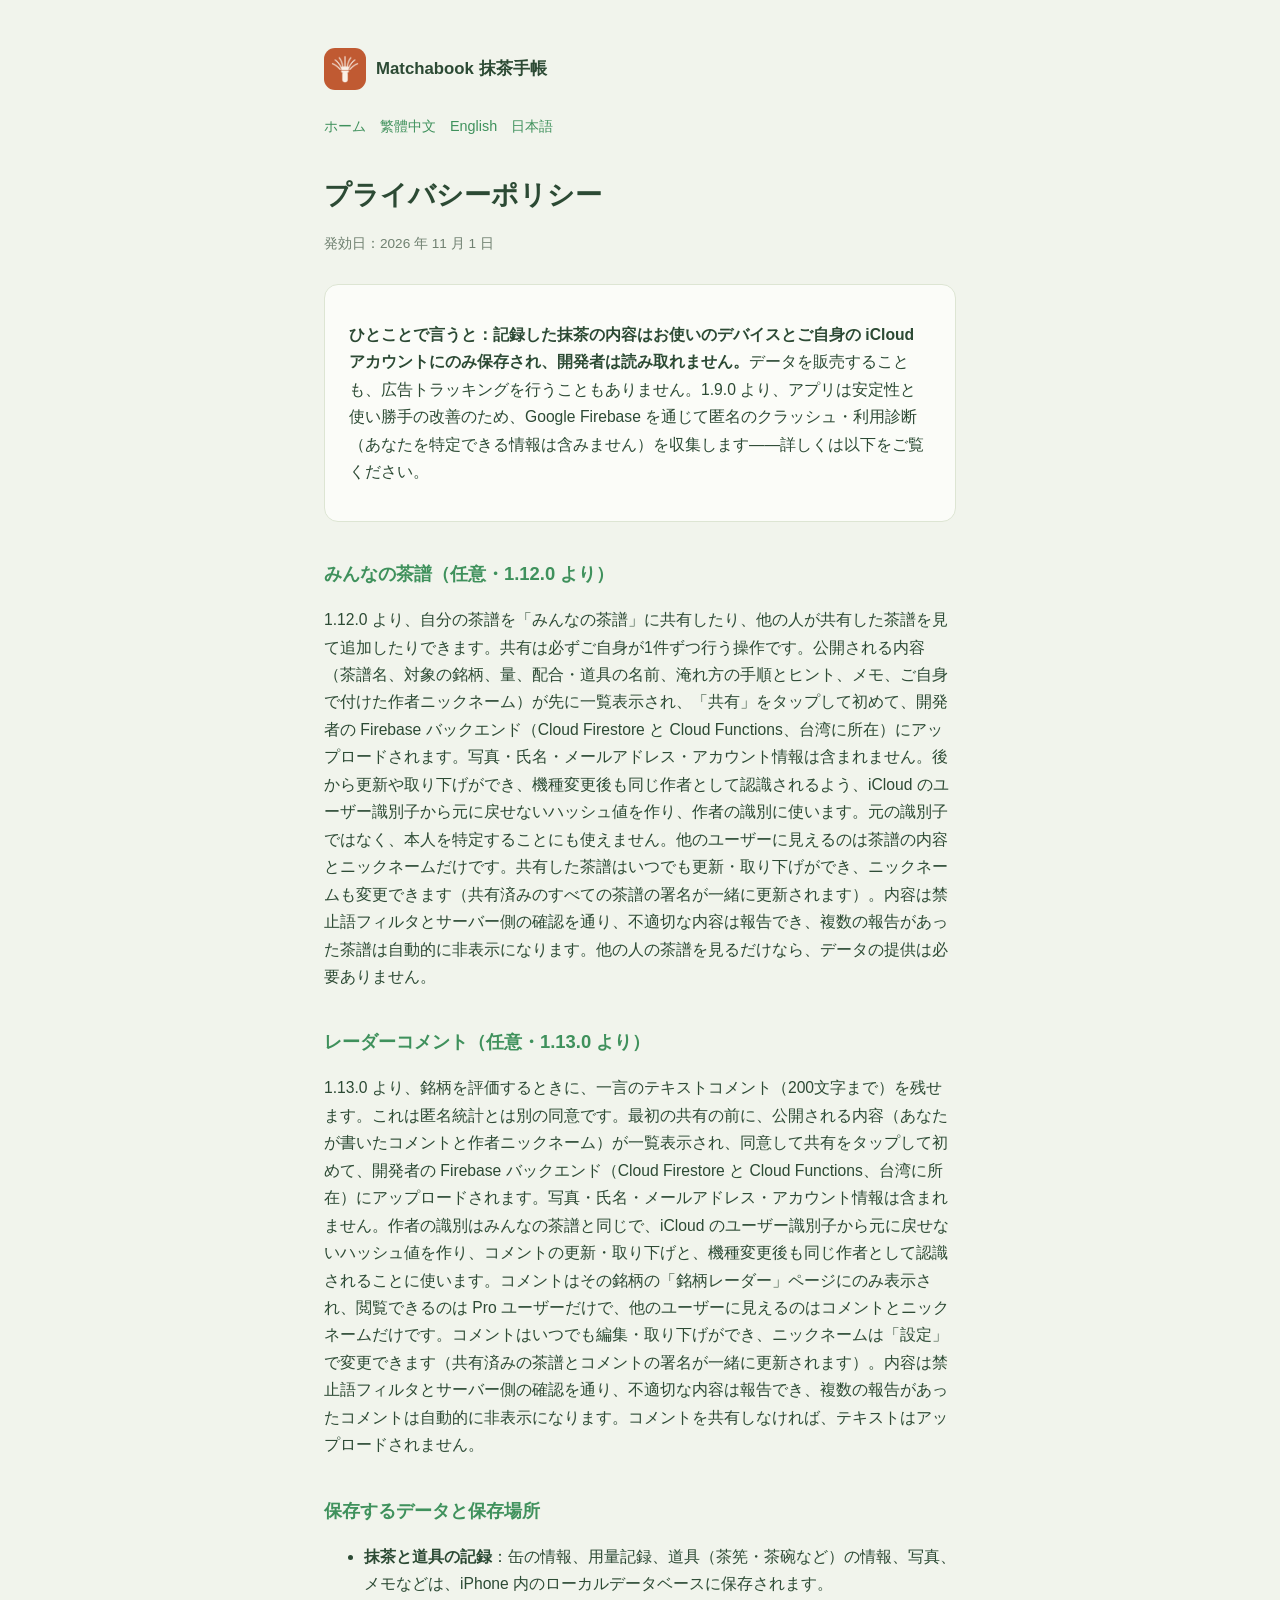
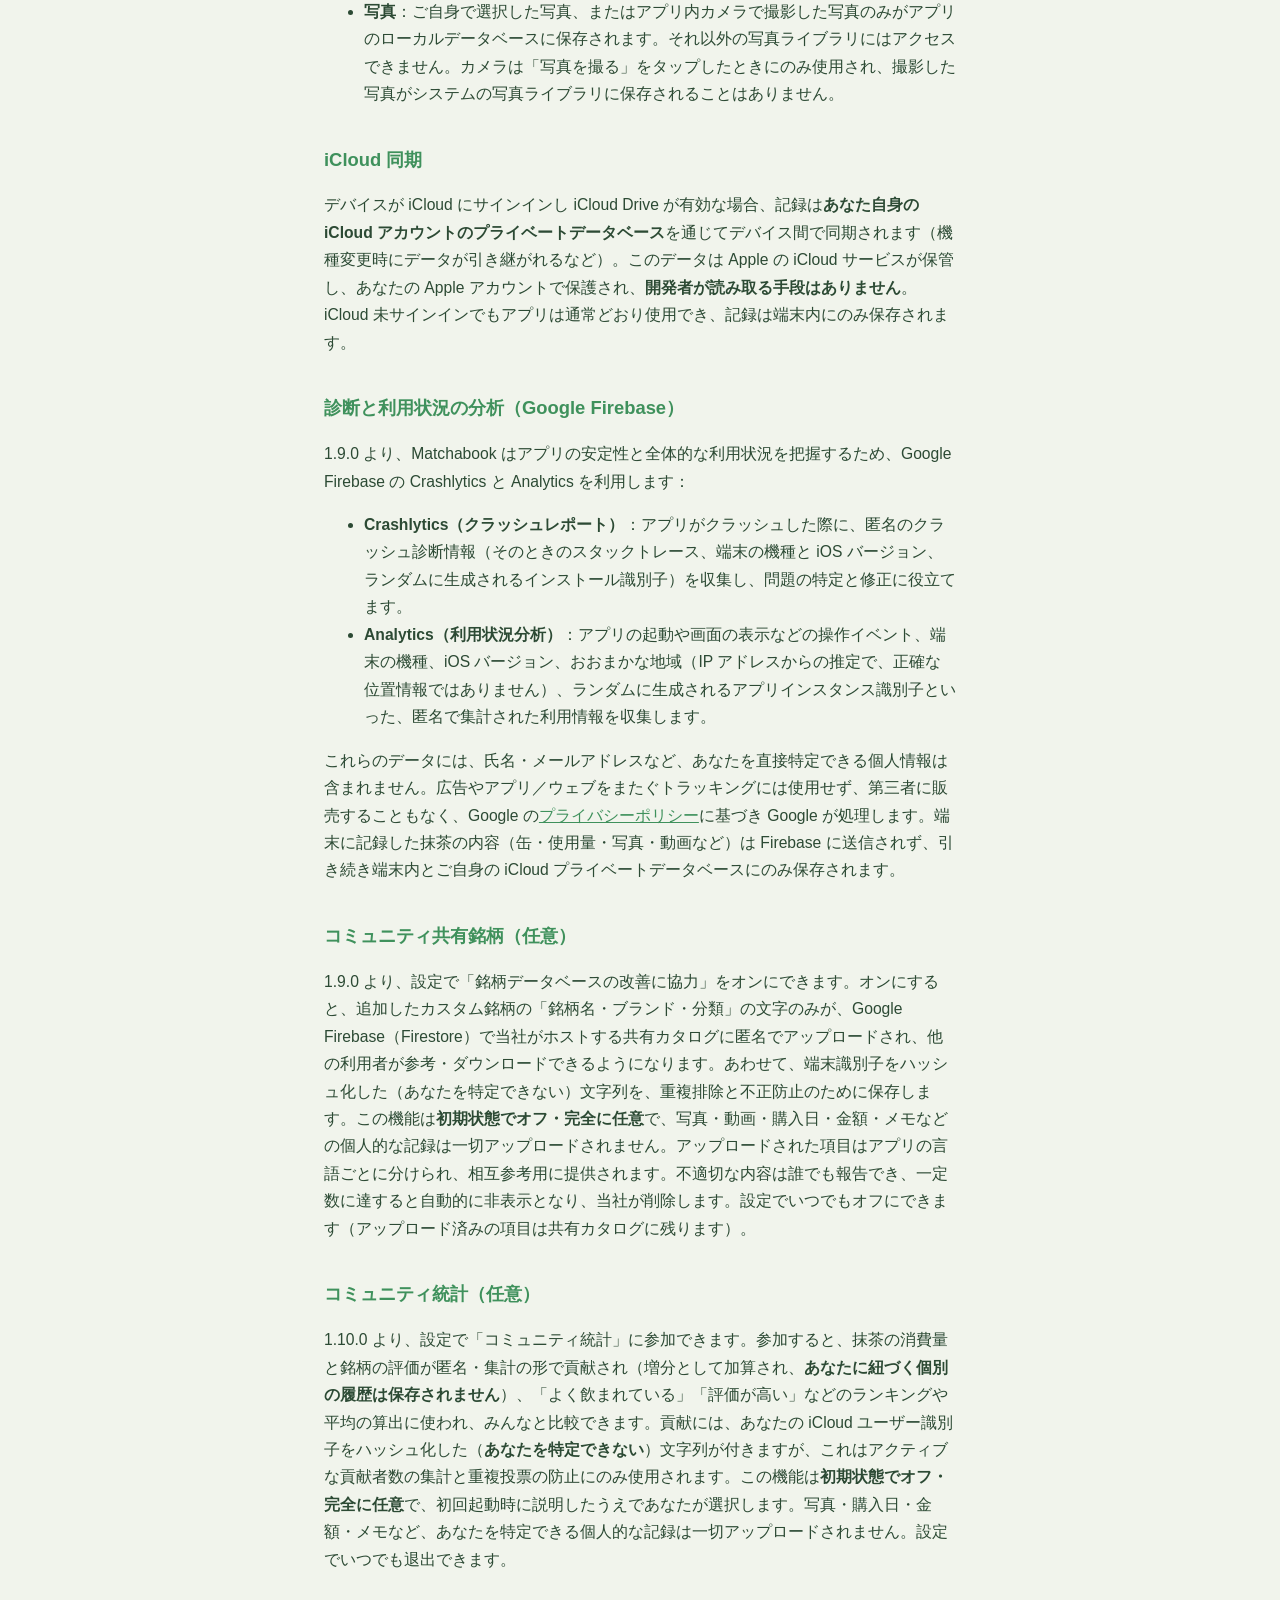
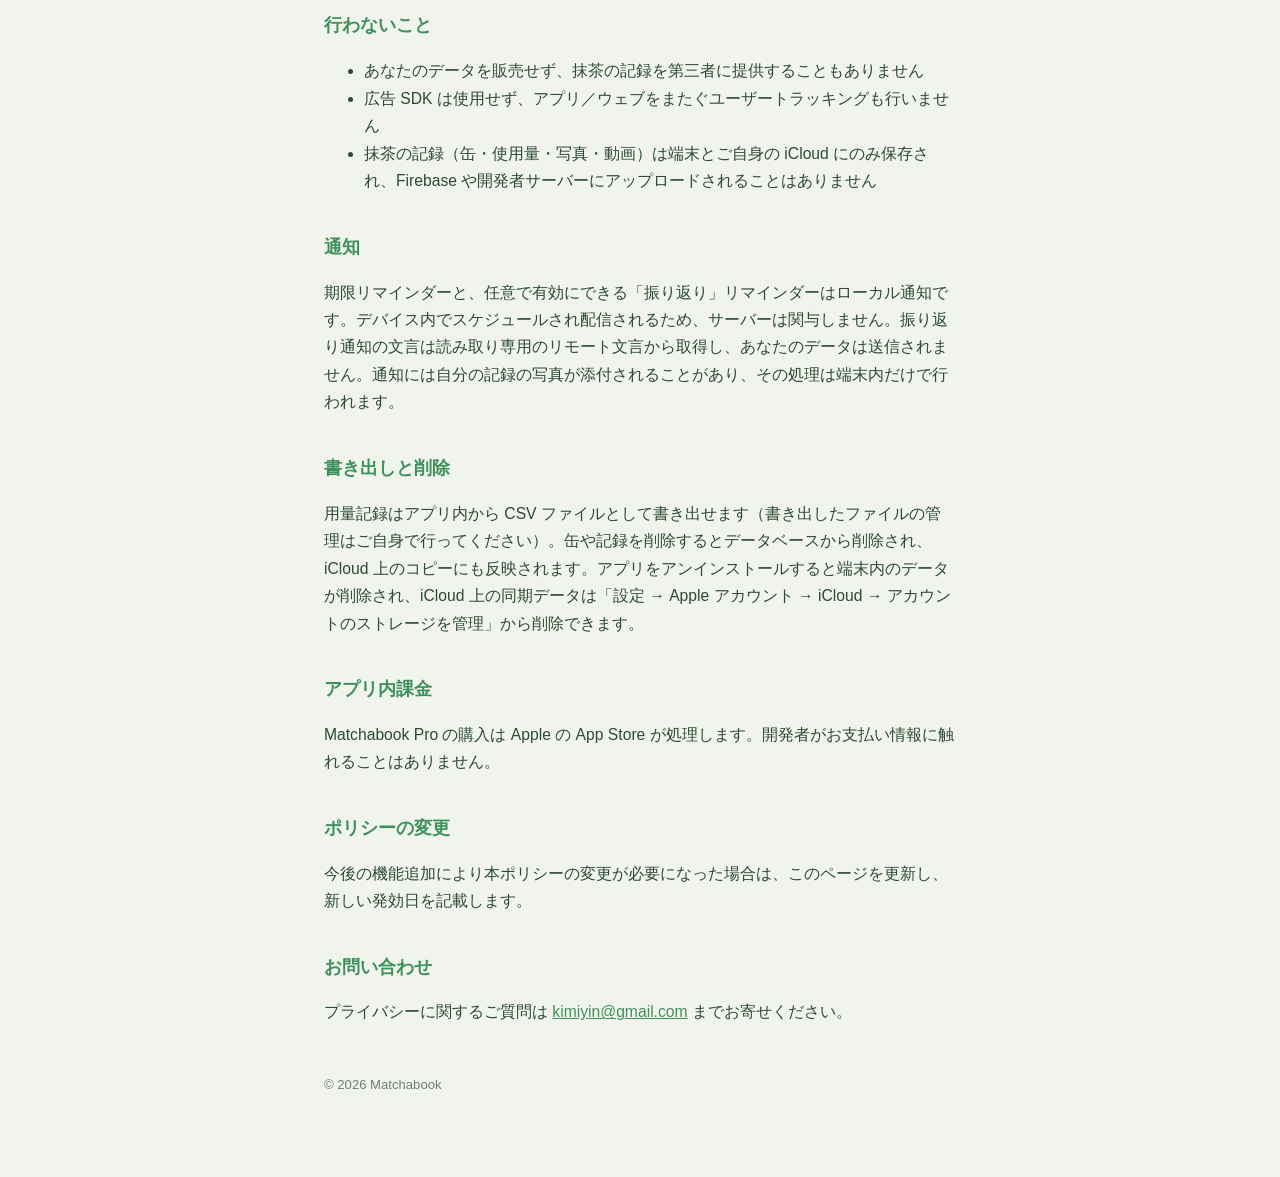
<file: privacy-ja.html>
<!DOCTYPE html>
<html lang="ja">
<head>
<meta charset="utf-8">
<meta name="viewport" content="width=device-width, initial-scale=1">
<title>プライバシーポリシー — Matchabook 抹茶手帳</title>
<link rel="icon" href="favicon.ico" sizes="any">
<link rel="icon" type="image/png" sizes="32x32" href="favicon-32.png">
<link rel="apple-touch-icon" sizes="180x180" href="apple-touch-icon.png">
<link rel="manifest" href="site.webmanifest">
<meta name="apple-mobile-web-app-title" content="Matchabook">
<link rel="stylesheet" href="style.css">
</head>
<body>
<main>
  <div class="brand"><a href="./"><img src="icon-192.png" alt="" width="42" height="42"><div class="name">Matchabook 抹茶手帳</div></a></div>
  <nav class="lang-switch">
    <a href="./">ホーム</a><a href="privacy.html">繁體中文</a><a href="privacy-en.html">English</a><a href="privacy-ja.html">日本語</a>
  </nav>
  <h1>プライバシーポリシー</h1>
  <p class="updated">発効日：2026 年 11 月 1 日</p>

  <div class="card">
    <p><strong>ひとことで言うと：記録した抹茶の内容はお使いのデバイスとご自身の iCloud アカウントにのみ保存され、開発者は読み取れません。</strong>データを販売することも、広告トラッキングを行うこともありません。1.9.0 より、アプリは安定性と使い勝手の改善のため、Google Firebase を通じて匿名のクラッシュ・利用診断（あなたを特定できる情報は含みません）を収集します——詳しくは以下をご覧ください。</p>
  </div>

  <h2>みんなの茶譜（任意・1.12.0 より）</h2>
  <p>1.12.0 より、自分の茶譜を「みんなの茶譜」に共有したり、他の人が共有した茶譜を見て追加したりできます。共有は必ずご自身が1件ずつ行う操作です。公開される内容（茶譜名、対象の銘柄、量、配合・道具の名前、淹れ方の手順とヒント、メモ、ご自身で付けた作者ニックネーム）が先に一覧表示され、「共有」をタップして初めて、開発者の Firebase バックエンド（Cloud Firestore と Cloud Functions、台湾に所在）にアップロードされます。写真・氏名・メールアドレス・アカウント情報は含まれません。後から更新や取り下げができ、機種変更後も同じ作者として認識されるよう、iCloud のユーザー識別子から元に戻せないハッシュ値を作り、作者の識別に使います。元の識別子ではなく、本人を特定することにも使えません。他のユーザーに見えるのは茶譜の内容とニックネームだけです。共有した茶譜はいつでも更新・取り下げができ、ニックネームも変更できます（共有済みのすべての茶譜の署名が一緒に更新されます）。内容は禁止語フィルタとサーバー側の確認を通り、不適切な内容は報告でき、複数の報告があった茶譜は自動的に非表示になります。他の人の茶譜を見るだけなら、データの提供は必要ありません。</p>
  <h2>レーダーコメント（任意・1.13.0 より）</h2>
  <p>1.13.0 より、銘柄を評価するときに、一言のテキストコメント（200文字まで）を残せます。これは匿名統計とは別の同意です。最初の共有の前に、公開される内容（あなたが書いたコメントと作者ニックネーム）が一覧表示され、同意して共有をタップして初めて、開発者の Firebase バックエンド（Cloud Firestore と Cloud Functions、台湾に所在）にアップロードされます。写真・氏名・メールアドレス・アカウント情報は含まれません。作者の識別はみんなの茶譜と同じで、iCloud のユーザー識別子から元に戻せないハッシュ値を作り、コメントの更新・取り下げと、機種変更後も同じ作者として認識されることに使います。コメントはその銘柄の「銘柄レーダー」ページにのみ表示され、閲覧できるのは Pro ユーザーだけで、他のユーザーに見えるのはコメントとニックネームだけです。コメントはいつでも編集・取り下げができ、ニックネームは「設定」で変更できます（共有済みの茶譜とコメントの署名が一緒に更新されます）。内容は禁止語フィルタとサーバー側の確認を通り、不適切な内容は報告でき、複数の報告があったコメントは自動的に非表示になります。コメントを共有しなければ、テキストはアップロードされません。</p>

  <h2>保存するデータと保存場所</h2>
  <ul>
    <li><strong>抹茶と道具の記録</strong>：缶の情報、用量記録、道具（茶筅・茶碗など）の情報、写真、メモなどは、iPhone 内のローカルデータベースに保存されます。</li>
    <li><strong>写真</strong>：ご自身で選択した写真、またはアプリ内カメラで撮影した写真のみがアプリのローカルデータベースに保存されます。それ以外の写真ライブラリにはアクセスできません。カメラは「写真を撮る」をタップしたときにのみ使用され、撮影した写真がシステムの写真ライブラリに保存されることはありません。</li>
  </ul>

  <h2>iCloud 同期</h2>
  <p>デバイスが iCloud にサインインし iCloud Drive が有効な場合、記録は<strong>あなた自身の iCloud アカウントのプライベートデータベース</strong>を通じてデバイス間で同期されます（機種変更時にデータが引き継がれるなど）。このデータは Apple の iCloud サービスが保管し、あなたの Apple アカウントで保護され、<strong>開発者が読み取る手段はありません</strong>。iCloud 未サインインでもアプリは通常どおり使用でき、記録は端末内にのみ保存されます。</p>

  <h2>診断と利用状況の分析（Google Firebase）</h2>
  <p>1.9.0 より、Matchabook はアプリの安定性と全体的な利用状況を把握するため、Google Firebase の Crashlytics と Analytics を利用します：</p>
  <ul>
    <li><strong>Crashlytics（クラッシュレポート）</strong>：アプリがクラッシュした際に、匿名のクラッシュ診断情報（そのときのスタックトレース、端末の機種と iOS バージョン、ランダムに生成されるインストール識別子）を収集し、問題の特定と修正に役立てます。</li>
    <li><strong>Analytics（利用状況分析）</strong>：アプリの起動や画面の表示などの操作イベント、端末の機種、iOS バージョン、おおまかな地域（IP アドレスからの推定で、正確な位置情報ではありません）、ランダムに生成されるアプリインスタンス識別子といった、匿名で集計された利用情報を収集します。</li>
  </ul>
  <p>これらのデータには、氏名・メールアドレスなど、あなたを直接特定できる個人情報は含まれません。広告やアプリ／ウェブをまたぐトラッキングには使用せず、第三者に販売することもなく、Google の<a href="https://policies.google.com/privacy">プライバシーポリシー</a>に基づき Google が処理します。端末に記録した抹茶の内容（缶・使用量・写真・動画など）は Firebase に送信されず、引き続き端末内とご自身の iCloud プライベートデータベースにのみ保存されます。</p>

  <h2>コミュニティ共有銘柄（任意）</h2>
  <p>1.9.0 より、設定で「銘柄データベースの改善に協力」をオンにできます。オンにすると、追加したカスタム銘柄の「銘柄名・ブランド・分類」の文字のみが、Google Firebase（Firestore）で当社がホストする共有カタログに匿名でアップロードされ、他の利用者が参考・ダウンロードできるようになります。あわせて、端末識別子をハッシュ化した（あなたを特定できない）文字列を、重複排除と不正防止のために保存します。この機能は<strong>初期状態でオフ・完全に任意</strong>で、写真・動画・購入日・金額・メモなどの個人的な記録は一切アップロードされません。アップロードされた項目はアプリの言語ごとに分けられ、相互参考用に提供されます。不適切な内容は誰でも報告でき、一定数に達すると自動的に非表示となり、当社が削除します。設定でいつでもオフにできます（アップロード済みの項目は共有カタログに残ります）。</p>

  <h2>コミュニティ統計（任意）</h2>
  <p>1.10.0 より、設定で「コミュニティ統計」に参加できます。参加すると、抹茶の消費量と銘柄の評価が匿名・集計の形で貢献され（増分として加算され、<strong>あなたに紐づく個別の履歴は保存されません</strong>）、「よく飲まれている」「評価が高い」などのランキングや平均の算出に使われ、みんなと比較できます。貢献には、あなたの iCloud ユーザー識別子をハッシュ化した（<strong>あなたを特定できない</strong>）文字列が付きますが、これはアクティブな貢献者数の集計と重複投票の防止にのみ使用されます。この機能は<strong>初期状態でオフ・完全に任意</strong>で、初回起動時に説明したうえであなたが選択します。写真・購入日・金額・メモなど、あなたを特定できる個人的な記録は一切アップロードされません。設定でいつでも退出できます。</p>

  <h2>行わないこと</h2>
  <ul>
    <li>あなたのデータを販売せず、抹茶の記録を第三者に提供することもありません</li>
    <li>広告 SDK は使用せず、アプリ／ウェブをまたぐユーザートラッキングも行いません</li>
    <li>抹茶の記録（缶・使用量・写真・動画）は端末とご自身の iCloud にのみ保存され、Firebase や開発者サーバーにアップロードされることはありません</li>
  </ul>

  <h2>通知</h2>
  <p>期限リマインダーと、任意で有効にできる「振り返り」リマインダーはローカル通知です。デバイス内でスケジュールされ配信されるため、サーバーは関与しません。振り返り通知の文言は読み取り専用のリモート文言から取得し、あなたのデータは送信されません。通知には自分の記録の写真が添付されることがあり、その処理は端末内だけで行われます。</p>

  <h2>書き出しと削除</h2>
  <p>用量記録はアプリ内から CSV ファイルとして書き出せます（書き出したファイルの管理はご自身で行ってください）。缶や記録を削除するとデータベースから削除され、iCloud 上のコピーにも反映されます。アプリをアンインストールすると端末内のデータが削除され、iCloud 上の同期データは「設定 → Apple アカウント → iCloud → アカウントのストレージを管理」から削除できます。</p>

  <h2>アプリ内課金</h2>
  <p>Matchabook Pro の購入は Apple の App Store が処理します。開発者がお支払い情報に触れることはありません。</p>

  <h2>ポリシーの変更</h2>
  <p>今後の機能追加により本ポリシーの変更が必要になった場合は、このページを更新し、新しい発効日を記載します。</p>

  <h2>お問い合わせ</h2>
  <p>プライバシーに関するご質問は <a href="mailto:kimiyin@gmail.com">kimiyin@gmail.com</a> までお寄せください。</p>

  <footer>© 2026 Matchabook</footer>
</main>
</body>
</html>
</file>
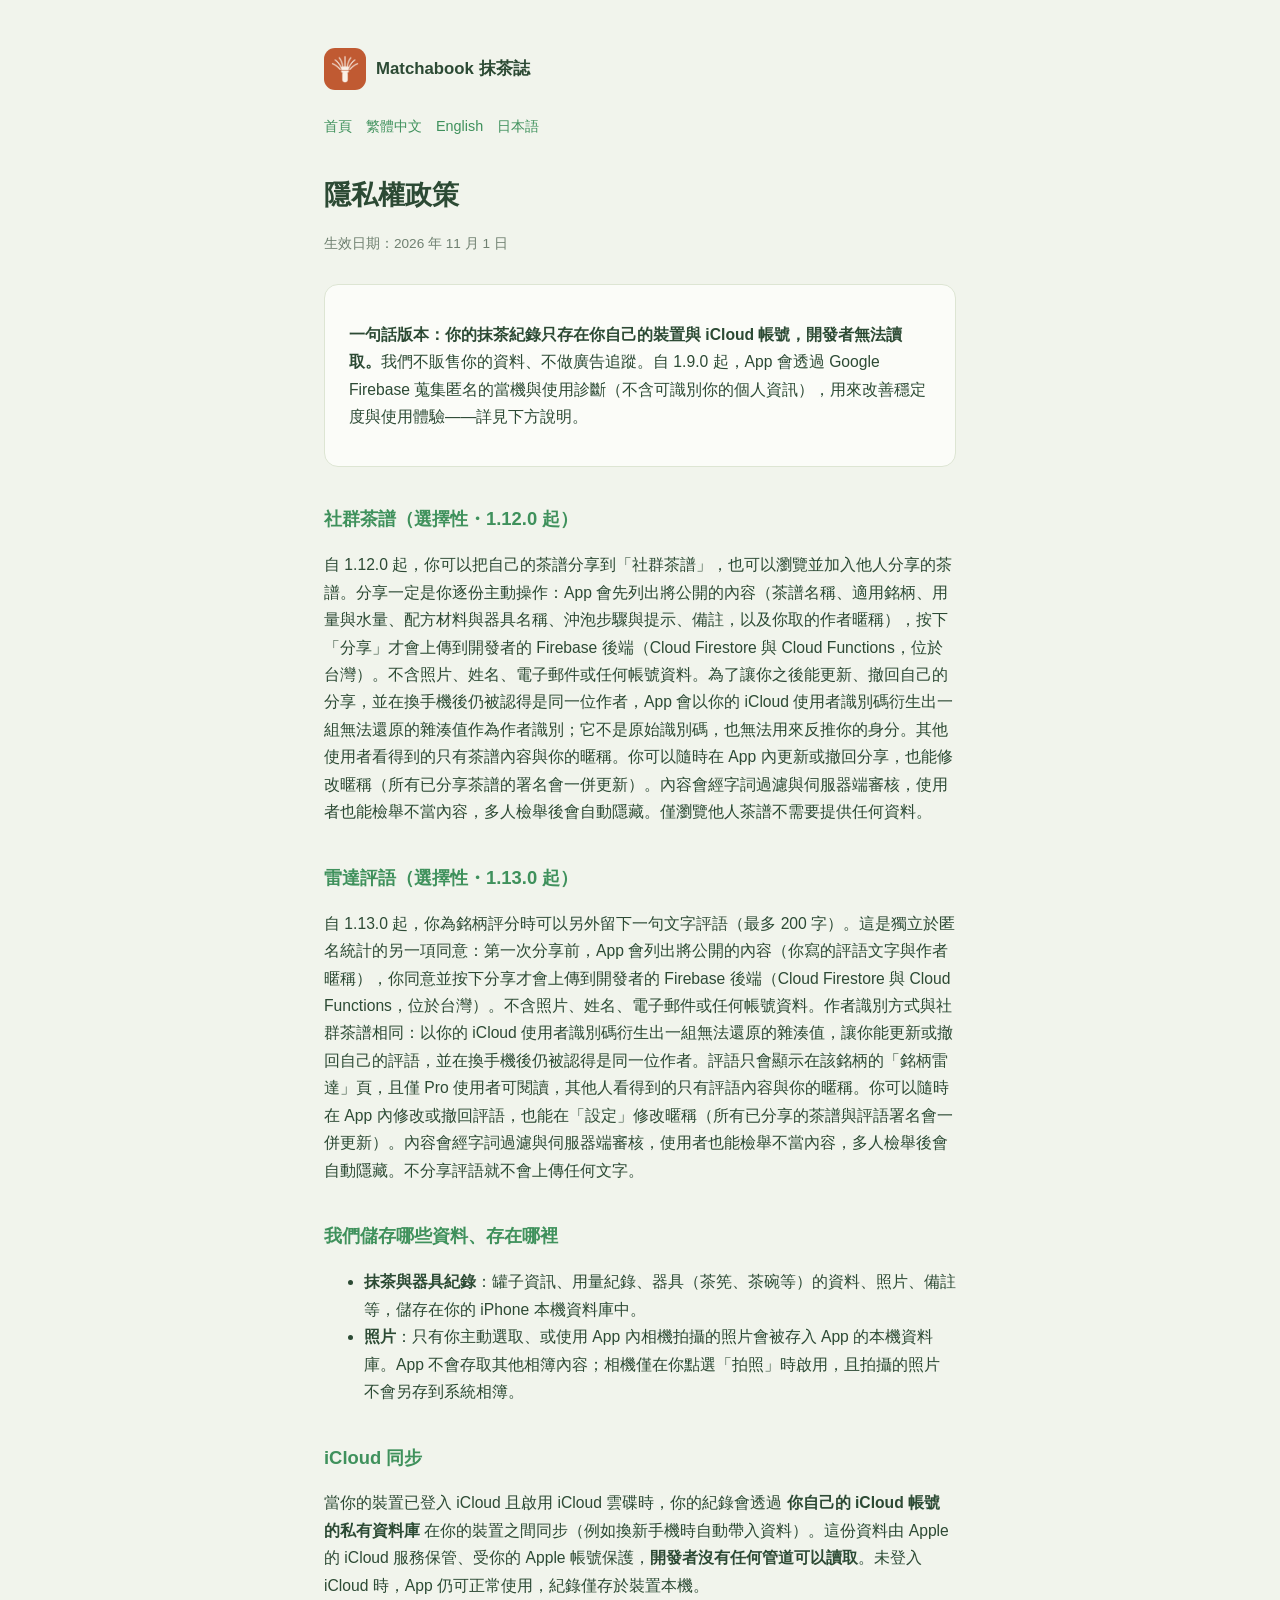
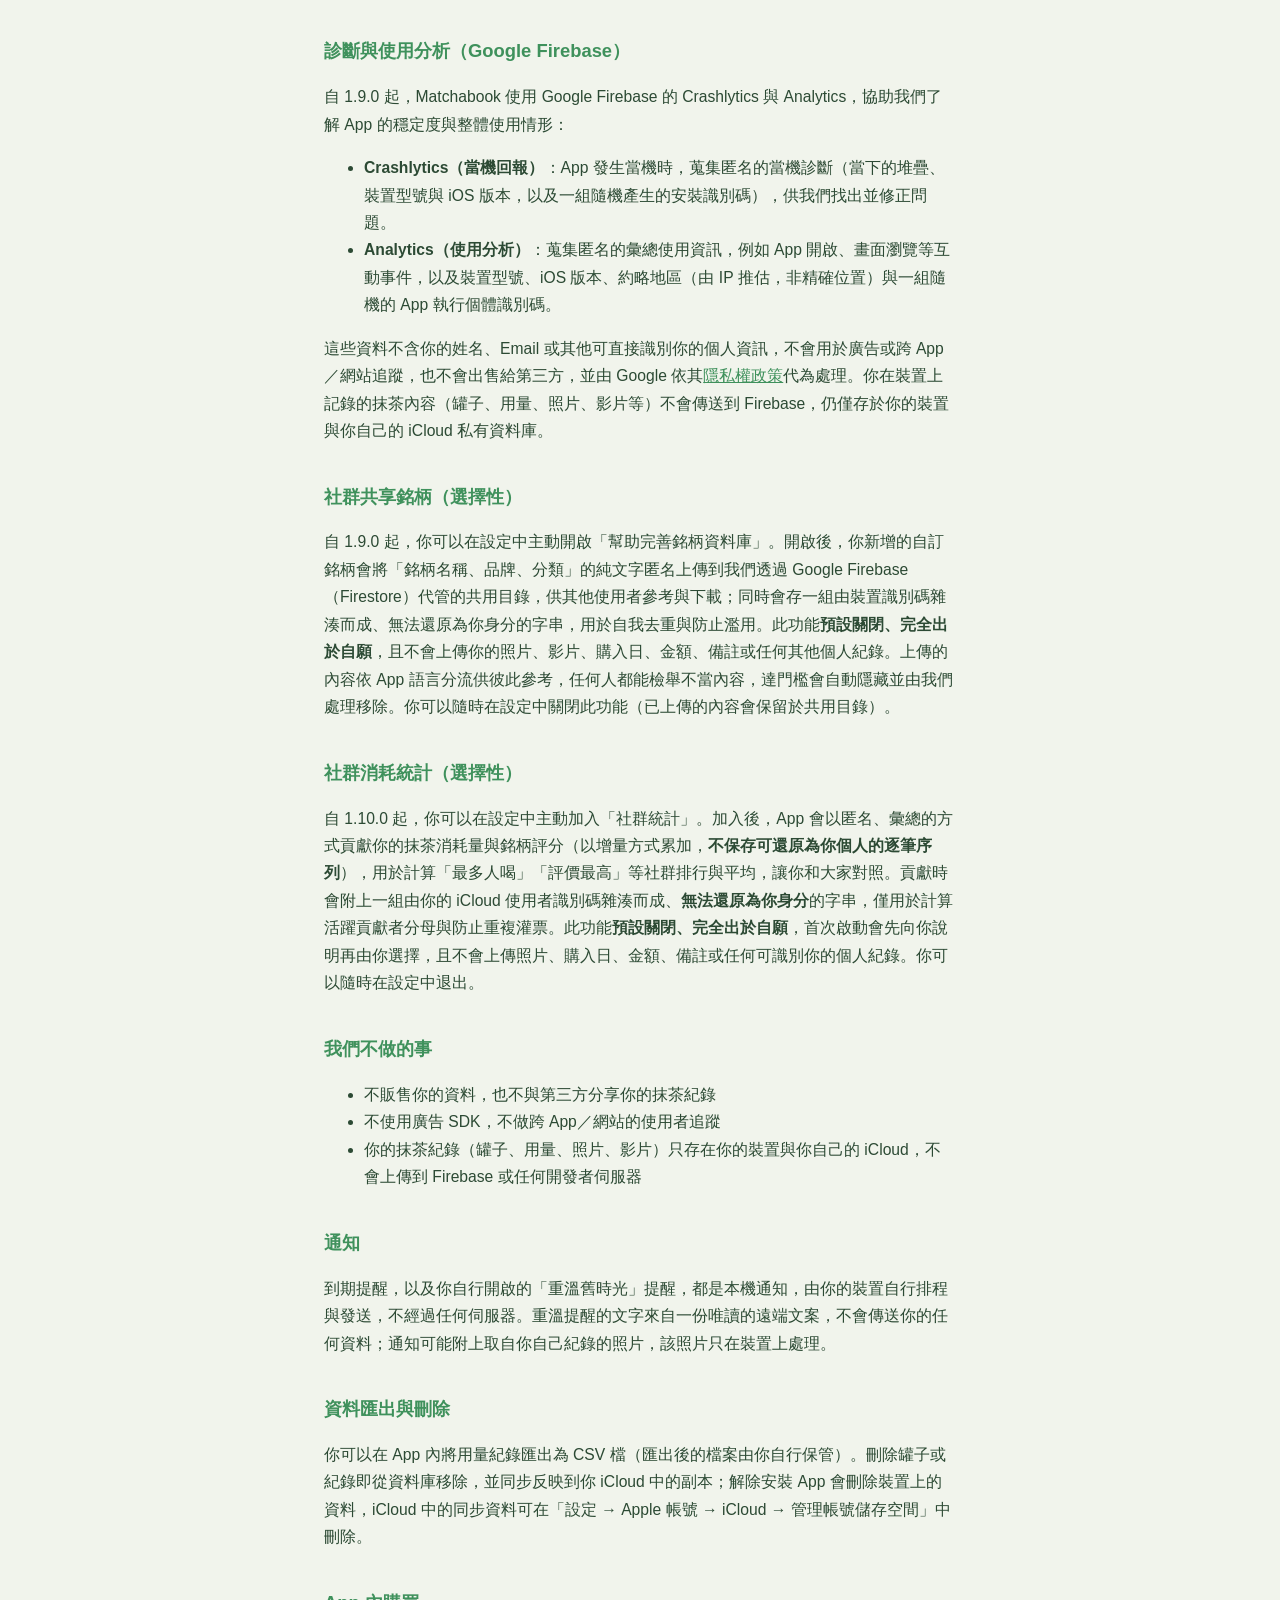
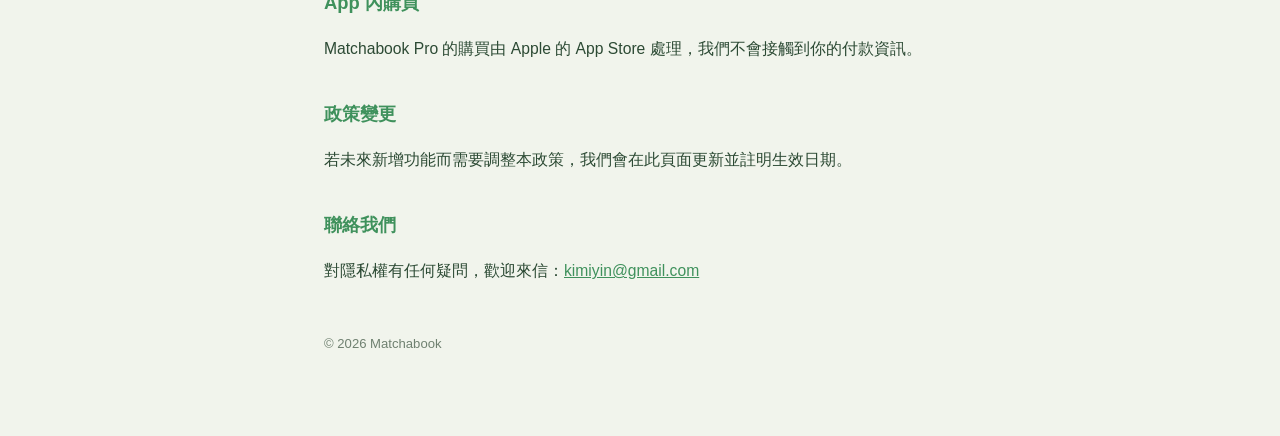
<file: privacy.html>
<!DOCTYPE html>
<html lang="zh-Hant">
<head>
<meta charset="utf-8">
<meta name="viewport" content="width=device-width, initial-scale=1">
<title>隱私權政策 — Matchabook 抹茶誌</title>
<link rel="icon" href="favicon.ico" sizes="any">
<link rel="icon" type="image/png" sizes="32x32" href="favicon-32.png">
<link rel="apple-touch-icon" sizes="180x180" href="apple-touch-icon.png">
<link rel="manifest" href="site.webmanifest">
<meta name="apple-mobile-web-app-title" content="Matchabook">
<link rel="stylesheet" href="style.css">
</head>
<body>
<main>
  <div class="brand"><a href="./"><img src="icon-192.png" alt="" width="42" height="42"><div class="name">Matchabook 抹茶誌</div></a></div>
  <nav class="lang-switch">
    <a href="./">首頁</a><a href="privacy.html">繁體中文</a><a href="privacy-en.html">English</a><a href="privacy-ja.html">日本語</a>
  </nav>
  <h1>隱私權政策</h1>
  <p class="updated">生效日期：2026 年 11 月 1 日</p>

  <div class="card">
    <p><strong>一句話版本：你的抹茶紀錄只存在你自己的裝置與 iCloud 帳號，開發者無法讀取。</strong>我們不販售你的資料、不做廣告追蹤。自 1.9.0 起，App 會透過 Google Firebase 蒐集匿名的當機與使用診斷（不含可識別你的個人資訊），用來改善穩定度與使用體驗——詳見下方說明。</p>
  </div>

  <h2>社群茶譜（選擇性・1.12.0 起）</h2>
  <p>自 1.12.0 起，你可以把自己的茶譜分享到「社群茶譜」，也可以瀏覽並加入他人分享的茶譜。分享一定是你逐份主動操作：App 會先列出將公開的內容（茶譜名稱、適用銘柄、用量與水量、配方材料與器具名稱、沖泡步驟與提示、備註，以及你取的作者暱稱），按下「分享」才會上傳到開發者的 Firebase 後端（Cloud Firestore 與 Cloud Functions，位於台灣）。不含照片、姓名、電子郵件或任何帳號資料。為了讓你之後能更新、撤回自己的分享，並在換手機後仍被認得是同一位作者，App 會以你的 iCloud 使用者識別碼衍生出一組無法還原的雜湊值作為作者識別；它不是原始識別碼，也無法用來反推你的身分。其他使用者看得到的只有茶譜內容與你的暱稱。你可以隨時在 App 內更新或撤回分享，也能修改暱稱（所有已分享茶譜的署名會一併更新）。內容會經字詞過濾與伺服器端審核，使用者也能檢舉不當內容，多人檢舉後會自動隱藏。僅瀏覽他人茶譜不需要提供任何資料。</p>
  <h2>雷達評語（選擇性・1.13.0 起）</h2>
  <p>自 1.13.0 起，你為銘柄評分時可以另外留下一句文字評語（最多 200 字）。這是獨立於匿名統計的另一項同意：第一次分享前，App 會列出將公開的內容（你寫的評語文字與作者暱稱），你同意並按下分享才會上傳到開發者的 Firebase 後端（Cloud Firestore 與 Cloud Functions，位於台灣）。不含照片、姓名、電子郵件或任何帳號資料。作者識別方式與社群茶譜相同：以你的 iCloud 使用者識別碼衍生出一組無法還原的雜湊值，讓你能更新或撤回自己的評語，並在換手機後仍被認得是同一位作者。評語只會顯示在該銘柄的「銘柄雷達」頁，且僅 Pro 使用者可閱讀，其他人看得到的只有評語內容與你的暱稱。你可以隨時在 App 內修改或撤回評語，也能在「設定」修改暱稱（所有已分享的茶譜與評語署名會一併更新）。內容會經字詞過濾與伺服器端審核，使用者也能檢舉不當內容，多人檢舉後會自動隱藏。不分享評語就不會上傳任何文字。</p>

  <h2>我們儲存哪些資料、存在哪裡</h2>
  <ul>
    <li><strong>抹茶與器具紀錄</strong>：罐子資訊、用量紀錄、器具（茶筅、茶碗等）的資料、照片、備註等，儲存在你的 iPhone 本機資料庫中。</li>
    <li><strong>照片</strong>：只有你主動選取、或使用 App 內相機拍攝的照片會被存入 App 的本機資料庫。App 不會存取其他相簿內容；相機僅在你點選「拍照」時啟用，且拍攝的照片不會另存到系統相簿。</li>
  </ul>

  <h2>iCloud 同步</h2>
  <p>當你的裝置已登入 iCloud 且啟用 iCloud 雲碟時，你的紀錄會透過 <strong>你自己的 iCloud 帳號的私有資料庫</strong> 在你的裝置之間同步（例如換新手機時自動帶入資料）。這份資料由 Apple 的 iCloud 服務保管、受你的 Apple 帳號保護，<strong>開發者沒有任何管道可以讀取</strong>。未登入 iCloud 時，App 仍可正常使用，紀錄僅存於裝置本機。</p>

  <h2>診斷與使用分析（Google Firebase）</h2>
  <p>自 1.9.0 起，Matchabook 使用 Google Firebase 的 Crashlytics 與 Analytics，協助我們了解 App 的穩定度與整體使用情形：</p>
  <ul>
    <li><strong>Crashlytics（當機回報）</strong>：App 發生當機時，蒐集匿名的當機診斷（當下的堆疊、裝置型號與 iOS 版本，以及一組隨機產生的安裝識別碼），供我們找出並修正問題。</li>
    <li><strong>Analytics（使用分析）</strong>：蒐集匿名的彙總使用資訊，例如 App 開啟、畫面瀏覽等互動事件，以及裝置型號、iOS 版本、約略地區（由 IP 推估，非精確位置）與一組隨機的 App 執行個體識別碼。</li>
  </ul>
  <p>這些資料不含你的姓名、Email 或其他可直接識別你的個人資訊，不會用於廣告或跨 App／網站追蹤，也不會出售給第三方，並由 Google 依其<a href="https://policies.google.com/privacy">隱私權政策</a>代為處理。你在裝置上記錄的抹茶內容（罐子、用量、照片、影片等）不會傳送到 Firebase，仍僅存於你的裝置與你自己的 iCloud 私有資料庫。</p>

  <h2>社群共享銘柄（選擇性）</h2>
  <p>自 1.9.0 起，你可以在設定中主動開啟「幫助完善銘柄資料庫」。開啟後，你新增的自訂銘柄會將「銘柄名稱、品牌、分類」的純文字匿名上傳到我們透過 Google Firebase（Firestore）代管的共用目錄，供其他使用者參考與下載；同時會存一組由裝置識別碼雜湊而成、無法還原為你身分的字串，用於自我去重與防止濫用。此功能<strong>預設關閉、完全出於自願</strong>，且不會上傳你的照片、影片、購入日、金額、備註或任何其他個人紀錄。上傳的內容依 App 語言分流供彼此參考，任何人都能檢舉不當內容，達門檻會自動隱藏並由我們處理移除。你可以隨時在設定中關閉此功能（已上傳的內容會保留於共用目錄）。</p>

  <h2>社群消耗統計（選擇性）</h2>
  <p>自 1.10.0 起，你可以在設定中主動加入「社群統計」。加入後，App 會以匿名、彙總的方式貢獻你的抹茶消耗量與銘柄評分（以增量方式累加，<strong>不保存可還原為你個人的逐筆序列</strong>），用於計算「最多人喝」「評價最高」等社群排行與平均，讓你和大家對照。貢獻時會附上一組由你的 iCloud 使用者識別碼雜湊而成、<strong>無法還原為你身分</strong>的字串，僅用於計算活躍貢獻者分母與防止重複灌票。此功能<strong>預設關閉、完全出於自願</strong>，首次啟動會先向你說明再由你選擇，且不會上傳照片、購入日、金額、備註或任何可識別你的個人紀錄。你可以隨時在設定中退出。</p>

  <h2>我們不做的事</h2>
  <ul>
    <li>不販售你的資料，也不與第三方分享你的抹茶紀錄</li>
    <li>不使用廣告 SDK，不做跨 App／網站的使用者追蹤</li>
    <li>你的抹茶紀錄（罐子、用量、照片、影片）只存在你的裝置與你自己的 iCloud，不會上傳到 Firebase 或任何開發者伺服器</li>
  </ul>

  <h2>通知</h2>
  <p>到期提醒，以及你自行開啟的「重溫舊時光」提醒，都是本機通知，由你的裝置自行排程與發送，不經過任何伺服器。重溫提醒的文字來自一份唯讀的遠端文案，不會傳送你的任何資料；通知可能附上取自你自己紀錄的照片，該照片只在裝置上處理。</p>

  <h2>資料匯出與刪除</h2>
  <p>你可以在 App 內將用量紀錄匯出為 CSV 檔（匯出後的檔案由你自行保管）。刪除罐子或紀錄即從資料庫移除，並同步反映到你 iCloud 中的副本；解除安裝 App 會刪除裝置上的資料，iCloud 中的同步資料可在「設定 → Apple 帳號 → iCloud → 管理帳號儲存空間」中刪除。</p>

  <h2>App 內購買</h2>
  <p>Matchabook Pro 的購買由 Apple 的 App Store 處理，我們不會接觸到你的付款資訊。</p>

  <h2>政策變更</h2>
  <p>若未來新增功能而需要調整本政策，我們會在此頁面更新並註明生效日期。</p>

  <h2>聯絡我們</h2>
  <p>對隱私權有任何疑問，歡迎來信：<a href="mailto:kimiyin@gmail.com">kimiyin@gmail.com</a></p>

  <footer>© 2026 Matchabook</footer>
</main>
</body>
</html>
</file>
<file: style.css>
:root {
  --bg: #F1F4EC;
  --card: #FBFCF8;
  --deep: #2C4A34;
  --accent: #3F915C;
  --muted: #6F8070;
  --border: #DDE5D3;
  color-scheme: light dark;
}
@media (prefers-color-scheme: dark) {
  :root {
    --bg: #121A15; --card: #19231C; --border: #263329;
    --deep: #E4EFE6; --accent: #7CC794; --muted: #94A898;
  }
}
* { box-sizing: border-box; }
body {
  margin: 0;
  background: var(--bg);
  color: var(--deep);
  font-family: -apple-system, BlinkMacSystemFont, "Segoe UI", "Noto Sans TC", "Noto Sans JP", sans-serif;
  line-height: 1.75;
}
main {
  max-width: 680px;
  margin: 0 auto;
  padding: 48px 24px 80px;
}
h1 { font-size: 1.7rem; margin: 0 0 4px; }
h2 { font-size: 1.15rem; margin: 36px 0 8px; color: var(--accent); }
p, li { font-size: 0.98rem; }
.updated { color: var(--muted); font-size: 0.85rem; margin-bottom: 28px; }
.lang-switch { margin-bottom: 32px; font-size: 0.9rem; }
.lang-switch a { color: var(--accent); text-decoration: none; margin-right: 14px; }
.lang-switch a:hover { text-decoration: underline; }
.brand {
  display: flex; align-items: center; gap: 10px; margin-bottom: 24px;
}
.brand a { display: flex; align-items: center; gap: 10px; color: inherit; text-decoration: none; }
.brand img { width: 42px; height: 42px; border-radius: 11px; }
.brand .mark {
  width: 42px; height: 42px; border-radius: 11px; background: var(--accent);
  display: flex; align-items: center; justify-content: center;
  color: var(--card); font-size: 1.3rem;
}
.brand .name { font-weight: 600; font-size: 1.05rem; }
.card {
  background: var(--card); border: 1px solid var(--border);
  border-radius: 14px; padding: 20px 24px; margin: 16px 0;
}
a { color: var(--accent); }
footer { color: var(--muted); font-size: 0.82rem; margin-top: 48px; }
</file>
